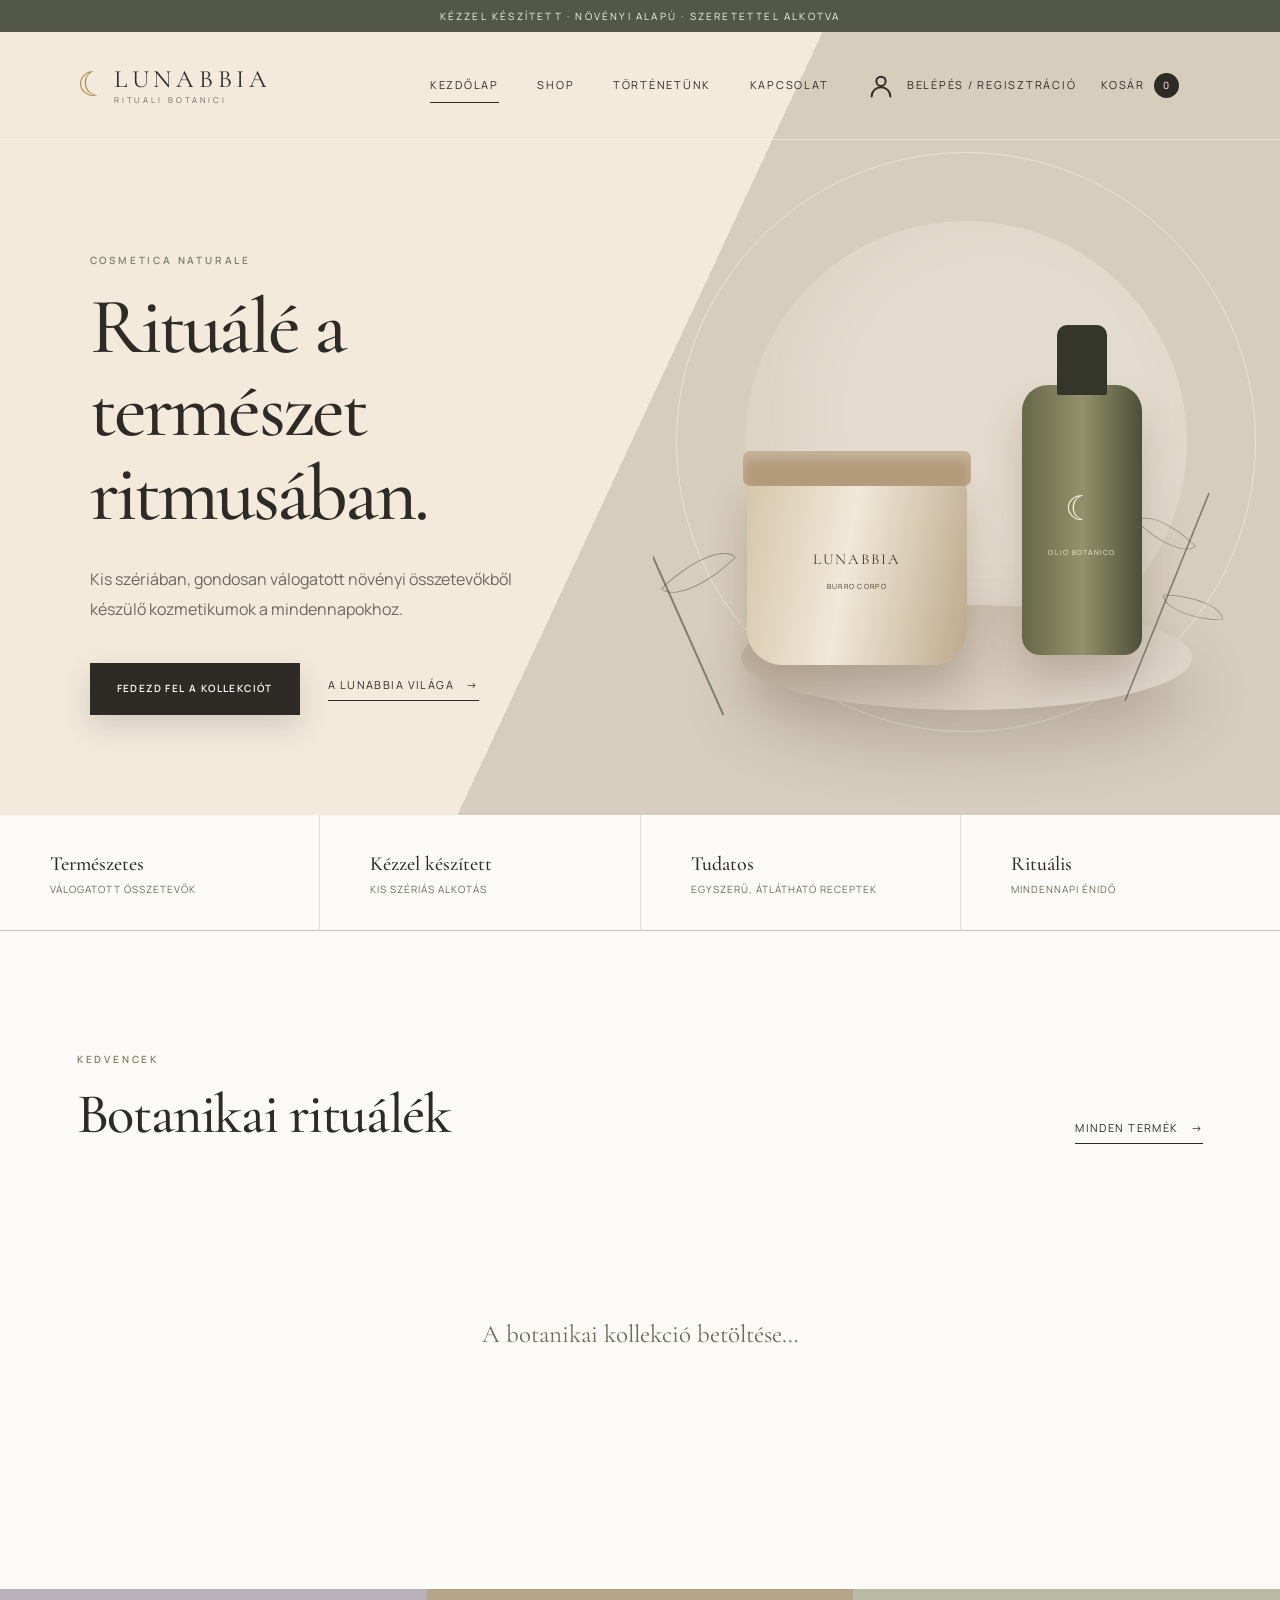
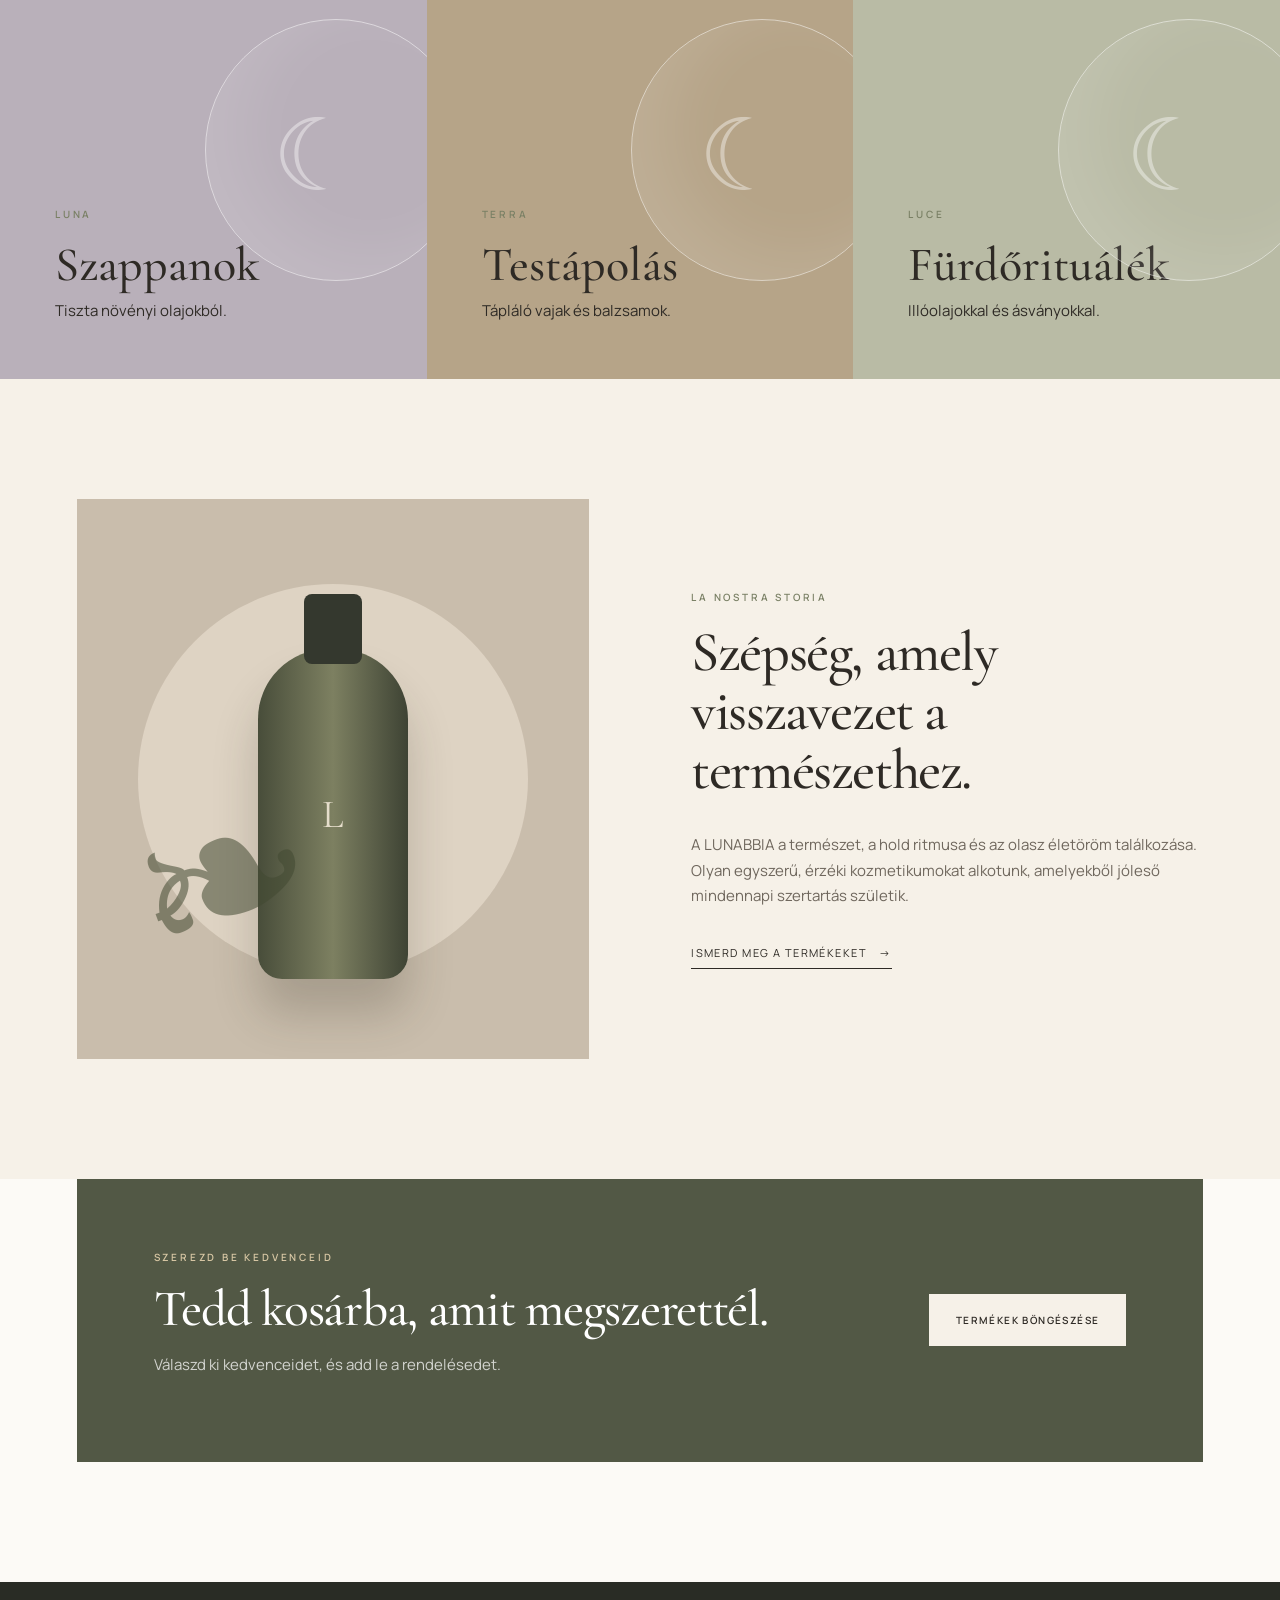
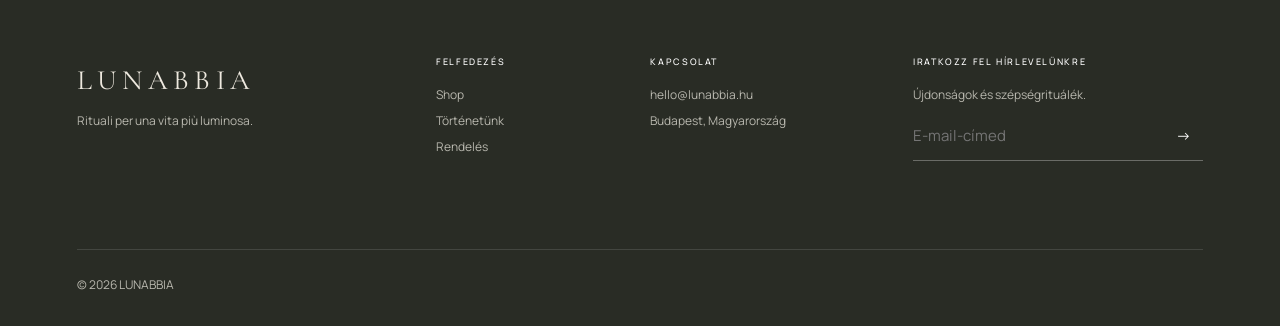
<file: frontend/index.html>
<!DOCTYPE html>
<html lang="hu">
 <head>
  <meta charset="utf-8"/>
  <meta content="width=device-width, initial-scale=1" name="viewport"/>
  <meta content="LUNABBIA – természetes, kézzel készített kozmetikumok és botanikai rituálék." name="description"/>
  <title>
   LUNABBIA | Rituali botanici
  </title>
  <link href="https://fonts.googleapis.com" rel="preconnect"/>
  <link crossorigin="" href="https://fonts.gstatic.com" rel="preconnect"/>
  <link href="https://fonts.googleapis.com/css2?family=Cormorant+Garamond:wght@400;500;600&amp;family=Manrope:wght@300;400;500;600&amp;display=swap" rel="stylesheet"/>
  <link href="assets/css/style.css" rel="stylesheet"/>
 </head>
 <body data-page="home">
  <div class="announcement">
   Kézzel készített · növényi alapú · szeretettel alkotva
  </div>
  
   
<header class="site-header">
  <a aria-label="LUNABBIA főoldal" class="brand" href="index.html">
    <span aria-hidden="true" class="brand-mark">☾</span>
    <span class="brand-name">LUNABBIA</span>
    <span class="brand-tagline">rituali botanici</span>
  </a>

  <button
    aria-controls="main-nav"
    aria-expanded="false"
    aria-label="Menü megnyitása"
    class="nav-toggle"
  >
    ☰
  </button>

  <nav aria-label="Fő navigáció" class="main-nav" id="main-nav">
    <a class="active" href="index.html">Kezdőlap</a>
    <a href="shop.html">Shop</a>
    <a href="#story">Történetünk</a>
    <a href="#contact">Kapcsolat</a>
    
    <a href="account.html"
      class="account-link"
      aria-label="Belépés vagy regisztráció">
      <svg xmlns="http://www.w3.org/2000/svg"
          width="28"
          height="28"
          viewBox="0 0 24 24"
          fill="none"
          stroke="currentColor"
          stroke-width="1.7"
          stroke-linecap="round"
          stroke-linejoin="round"
          aria-hidden="true">
        <circle cx="12" cy="8" r="4"></circle>
        <path d="M4 21a8 8 0 0 1 16 0"></path>
      </svg>
      <span class="account-link-label">BELÉPÉS / REGISZTRÁCIÓ</span>
    </a>

  </nav>

  <a aria-label="Kosár" class="cart-link" href="cart.html">
    <span>Kosár</span>
    <span aria-live="polite" class="cart-count">0</span>
  </a>
</header>


  <main>
   <section class="hero">
    <div class="hero-copy reveal">
     <p class="eyebrow">
      Cosmetica naturale
     </p>
     <h1>
      Rituálé a természet ritmusában.
     </h1>
     <p class="hero-lead">
      Kis szériában, gondosan válogatott növényi összetevőkből készülő kozmetikumok a mindennapokhoz.
     </p>
     <div class="hero-actions">
      <a class="button button--primary" href="shop.html">
       Fedezd fel a kollekciót
      </a>
      <a class="text-link" href="#story">
       A LUNABBIA világa
       <span>
        →
       </span>
      </a>
     </div>
    </div>
    <div aria-label="LUNABBIA botanikai kozmetikumok hangulatképe" class="hero-art">
     <span class="moon-orbit">
     </span>
     <span class="leaf leaf--one">
     </span>
     <span class="leaf leaf--two">
     </span>
     <div class="product-shape product-shape--jar">
      <span>
       LUNABBIA
      </span>
      <small>
       BURRO CORPO
      </small>
     </div>
     <div class="product-shape product-shape--bottle">
      <span>
       ☾
      </span>
      <small>
       OLIO BOTANICO
      </small>
     </div>
     <div class="hero-stone">
     </div>
    </div>
   </section>
   <section aria-label="Fő termékjellemzők" class="trust-bar">
    <div>
     <span aria-hidden="true" class="trust-icon">
      <svg focusable="false" viewbox="0 0 48 48">
       <path d="M39 9C25 10 13 17 10 30c8 1 16-2 21-8-5 7-11 12-19 16">
       </path>
       <path d="M10 30c-1 4-1 7 0 10">
       </path>
      </svg>
     </span>
     <strong>
      Természetes
     </strong>
     <small>
      válogatott összetevők
     </small>
    </div>
    <div>
     <span aria-hidden="true" class="trust-icon">
      <svg focusable="false" viewbox="0 0 48 48">
       <path d="M15 23v-9a3 3 0 0 1 6 0v7-10a3 3 0 0 1 6 0v10-8a3 3 0 0 1 6 0v10-6a3 3 0 0 1 6 0v11c0 8-6 14-14 14h-2c-6 0-10-3-13-8l-4-7a3 3 0 0 1 5-3l4 5z">
       </path>
      </svg>
     </span>
     <strong>
      Kézzel készített
     </strong>
     <small>
      kis szériás alkotás
     </small>
    </div>
    <div>
     <span aria-hidden="true" class="trust-icon">
      <svg focusable="false" viewbox="0 0 48 48">
       <path d="M24 6c8 10 13 17 13 25a13 13 0 0 1-26 0C11 23 16 16 24 6z">
       </path>
       <path d="M17 32c2 4 5 6 9 6">
       </path>
      </svg>
     </span>
     <strong>
      Tudatos
     </strong>
     <small>
      egyszerű, átlátható receptek
     </small>
    </div>
    <div>
     <span aria-hidden="true" class="trust-icon">
      <svg focusable="false" viewbox="0 0 48 48">
       <path d="M31 7a17 17 0 1 0 10 28A18 18 0 0 1 31 7z">
       </path>
       <path d="M35 13l1.5 3.5L40 18l-3.5 1.5L35 23l-1.5-3.5L30 18l3.5-1.5z">
       </path>
      </svg>
     </span>
     <strong>
      Rituális
     </strong>
     <small>
      mindennapi énidő
     </small>
    </div>
   </section>
   <section class="section section--products">
    <div class="section-heading">
     <div>
      <p class="eyebrow">
       Kedvencek
      </p>
      <h2>
       Botanikai rituálék
      </h2>
     </div>
     <a class="text-link" href="shop.html">
      Minden termék
      <span>
       →
      </span>
     </a>
    </div>
    <div aria-live="polite" class="product-grid" id="featured-products">
    </div>
   </section>
   <section class="collection-strip">
    <a class="collection-card collection-card--luna" href="shop.html?category=Szappan">
     <span class="eyebrow">
      Luna
     </span>
     <h3>
      Szappanok
     </h3>
     <p>
      Tiszta növényi olajokból.
     </p>
    </a>
    <a class="collection-card collection-card--terra" href="shop.html?category=Testápolás">
     <span class="eyebrow">
      Terra
     </span>
     <h3>
      Testápolás
     </h3>
     <p>
      Tápláló vajak és balzsamok.
     </p>
    </a>
    <a class="collection-card collection-card--luce" href="shop.html?category=Fürdőrituálé">
     <span class="eyebrow">
      Luce
     </span>
     <h3>
      Fürdőrituálék
     </h3>
     <p>
      Illóolajokkal és ásványokkal.
     </p>
    </a>
   </section>
   <section class="story section" id="story">
    <div aria-hidden="true" class="story-art">
     <div class="story-sun">
     </div>
     <div class="story-bottle">
      L
     </div>
     <div class="story-botanical">
      ❧
     </div>
    </div>
    <div class="story-copy">
     <p class="eyebrow">
      La nostra storia
     </p>
     <h2>
      Szépség, amely visszavezet a természethez.
     </h2>
     <p>
      A LUNABBIA a természet, a hold ritmusa és az olasz életöröm találkozása. Olyan egyszerű, érzéki kozmetikumokat alkotunk, amelyekből jóleső mindennapi szertartás születik.
     </p>
     <a class="text-link" href="shop.html">
      Ismerd meg a termékeket
      <span>
       →
      </span>
     </a>
    </div>
   </section>
   <section class="quote-banner">
    <div>
     <p class="eyebrow">
      Szerezd be kedvenceid
     </p>
     <h2>
      Tedd kosárba, amit megszerettél.
     </h2>
     <p>
      Válaszd ki kedvenceidet, és add le a rendelésedet.
     </p>
    </div>
    <a class="button button--light" href="shop.html">
     Termékek böngészése
    </a>
   </section>
  </main>
  <footer class="site-footer" id="contact">
   <div class="footer-brand">
    <span class="brand-name">
     LUNABBIA
    </span>
    <p>
     Rituali per una vita più luminosa.
    </p>
   </div>
   <div>
    <h3>
     Felfedezés
    </h3>
    <a href="shop.html">
     Shop
    </a>
    <a href="#story">
     Történetünk
    </a>
    <a href="cart.html">
     Rendelés
    </a>
   </div>
   <div>
    <h3>
     Kapcsolat
    </h3>
    <a href="mailto:hello@lunabbia.hu">
     hello@lunabbia.hu
    </a>
    <p>
     Budapest, Magyarország
    </p>
   </div>
   <form class="newsletter" data-newsletter="">
    <h3>
     Iratkozz fel Hírlevelünkre
    </h3>
    <p>
     Újdonságok és szépségrituálék.
    </p>
    <label>
     <span class="sr-only">
      E-mail-cím
     </span>
     <input placeholder="E-mail-címed" required="" type="email"/>
     <button aria-label="Feliratkozás" type="submit">
      →
     </button>
    </label>
    <small data-newsletter-message="">
    </small>
   </form>
   <p class="footer-bottom">
    © 2026 LUNABBIA
   </p>
  </footer>
  <div aria-live="polite" class="toast" role="status">
  </div>
  <script src="assets/js/catalog.js">
  </script>
  <script src="assets/js/api.js">
  </script>
  <script src="assets/js/common.js">
  </script>
  <script src="assets/js/home.js">
  </script>
 </body>
</html>
</file>
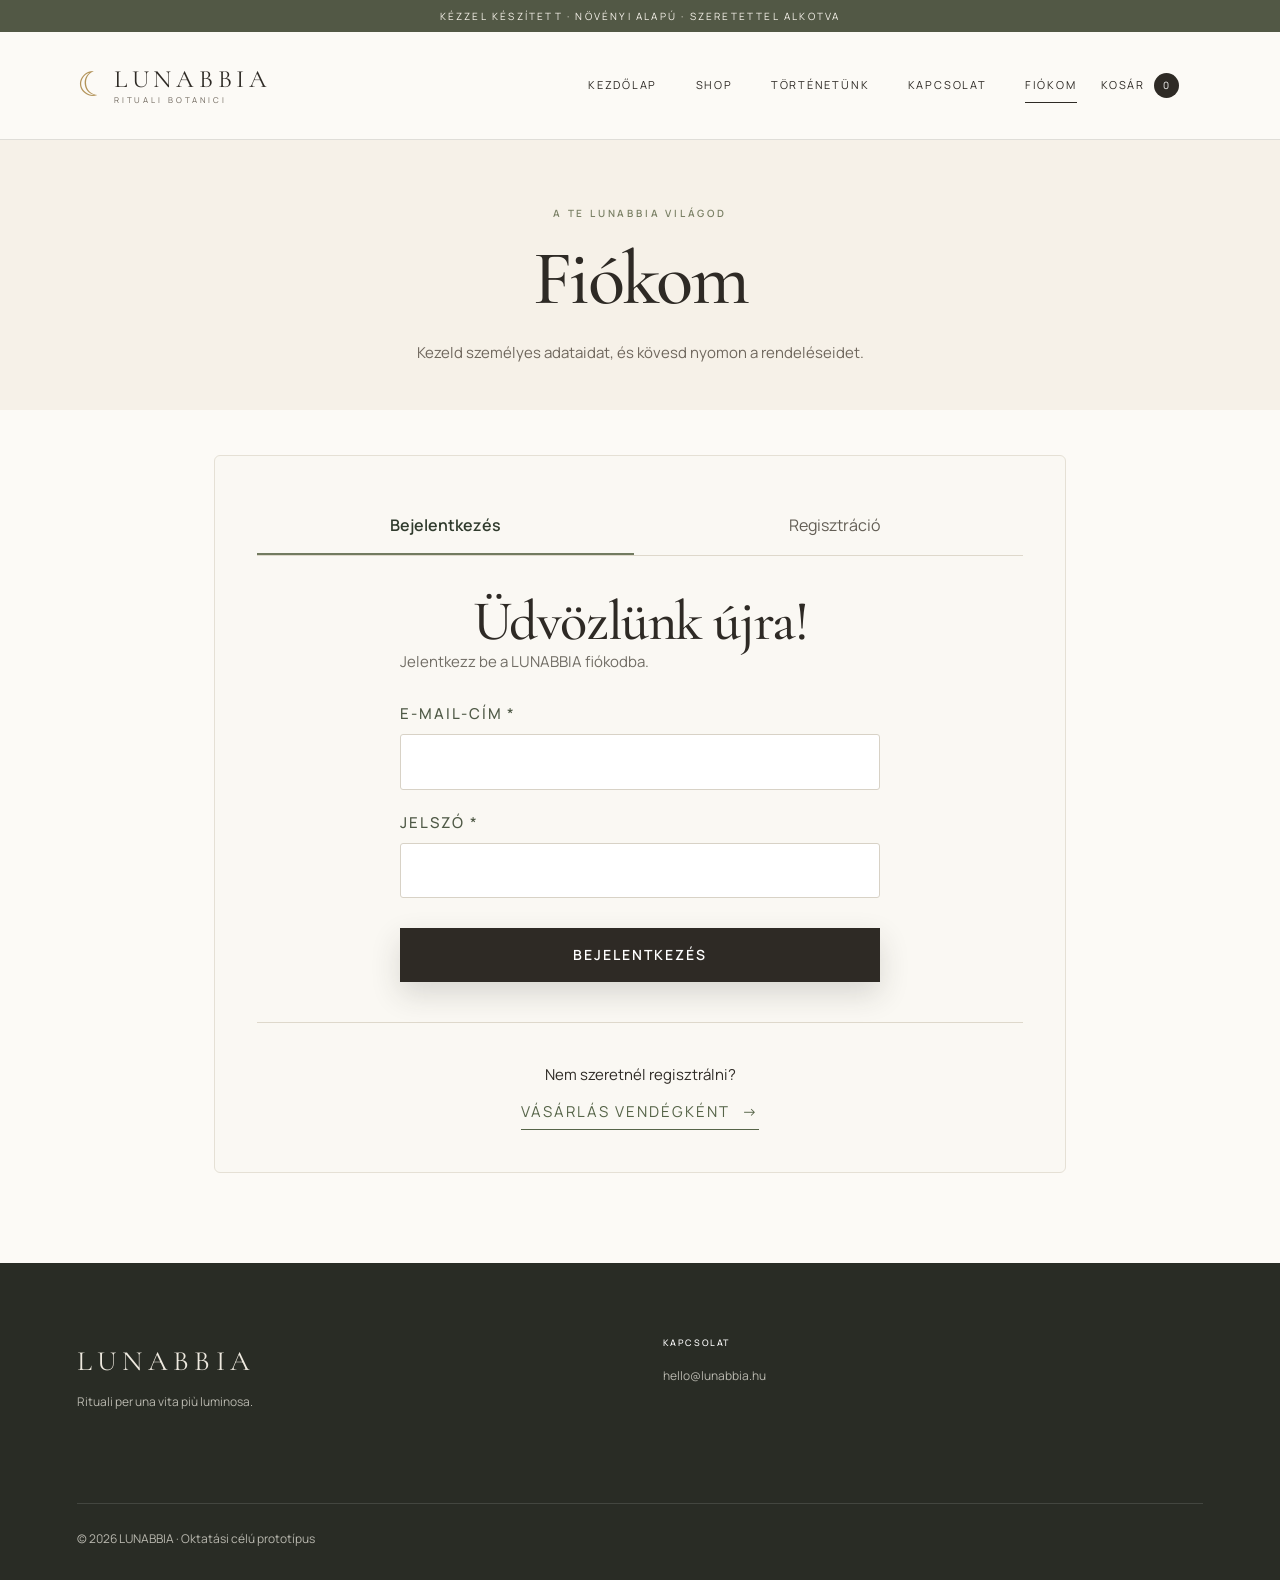
<file: frontend/account.html>
<!DOCTYPE html>
<html lang="hu">
<head>
  <meta charset="UTF-8">
  <meta name="viewport" content="width=device-width, initial-scale=1">
  <meta name="description" content="LUNABBIA vásárlói fiók, regisztráció és rendeléstörténet.">
  <title>Fiókom | LUNABBIA</title>

  <link rel="preconnect" href="https://fonts.googleapis.com">
  <link rel="preconnect" href="https://fonts.gstatic.com" crossorigin>
  <link href="https://fonts.googleapis.com/css2?family=Cormorant+Garamond:wght@400;500;600&family=Manrope:wght@300;400;500;600&display=swap" rel="stylesheet">

  <link rel="stylesheet" href="assets/css/style.css">
  <link rel="stylesheet" href="assets/css/account.css">
</head>

<body data-page="account">

  <div class="announcement">
    Kézzel készített · növényi alapú · szeretettel alkotva
  </div>

  <header class="site-header site-header--solid">
    <a href="index.html" class="brand" aria-label="LUNABBIA főoldal">
      <span class="brand-mark" aria-hidden="true">☾</span>
      <span class="brand-name">LUNABBIA</span>
      <span class="brand-tagline">rituali botanici</span>
    </a>

    <button type="button" class="nav-toggle" aria-controls="main-nav" aria-expanded="false" aria-label="Menü megnyitása">☰</button>

    <nav class="main-nav" id="main-nav" aria-label="Fő navigáció">
      <a href="index.html">Kezdőlap</a>
      <a href="shop.html">Shop</a>
      <a href="index.html#story">Történetünk</a>
      <a href="index.html#contact">Kapcsolat</a>
      <a href="account.html" class="active">Fiókom</a>
    </nav>

    <a href="cart.html" class="cart-link" aria-label="Kosár">
      <span>Kosár</span>
      <span class="cart-count" aria-live="polite">0</span>
    </a>
  </header>

  <main>
    <section class="page-hero page-hero--small account-hero">
      <p class="eyebrow">A te LUNABBIA világod</p>
      <h1>Fiókom</h1>
      <p>Kezeld személyes adataidat, és kövesd nyomon a rendeléseidet.</p>
    </section>

    <section class="section account-section">

      <div id="auth-panel" class="account-panel" hidden>
        <div class="account-tabs">
          <button type="button" class="account-tab active" id="show-login">
            Bejelentkezés
          </button>
          <button type="button" class="account-tab" id="show-register">
            Regisztráció
          </button>
        </div>

        <form id="login-form" class="account-form">
          <h2>Üdvözlünk újra!</h2>
          <p class="form-intro">
            Jelentkezz be a LUNABBIA fiókodba.
          </p>

          <label class="form-field">
            <span>E-mail-cím *</span>
            <input type="email" name="email" autocomplete="email" required>
          </label>

          <label class="form-field">
            <span>Jelszó *</span>
            <input type="password" name="password" autocomplete="current-password" required>
          </label>

          <button type="submit" class="button button--primary button--wide">
            Bejelentkezés
          </button>

          <p class="form-error" id="login-error" role="alert"></p>
        </form>

        <form id="register-form" class="account-form" hidden>
          <h2>Csatlakozz hozzánk!</h2>
          <p class="form-intro">
            Hozd létre saját fiókodat, és tekintsd meg rendeléseidet egy helyen.
          </p>

          <label class="form-field">
            <span>Teljes név *</span>
            <input type="text" name="name" autocomplete="name" maxlength="160" required>
          </label>

          <label class="form-field">
            <span>E-mail-cím *</span>
            <input type="email" name="email" autocomplete="email" maxlength="190" required>
          </label>

          <label class="form-field">
            <span>Jelszó *</span>
            <input type="password" name="password" autocomplete="new-password" minlength="8" required>
          </label>

          <label class="form-field">
            <span>Jelszó megerősítése *</span>
            <input type="password" name="password_confirmation" autocomplete="new-password" minlength="8" required>
          </label>

          <p class="form-intro">
            A jelszónak legalább 8 karakterből kell állnia,
            és betűt, valamint számot is tartalmaznia kell.
          </p>

          <button type="submit" class="button button--primary button--wide">
            Regisztráció
          </button>

          <p class="form-error" id="register-error" role="alert"></p>
        </form>

        <div class="account-guest">
          <p>Nem szeretnél regisztrálni?</p>
          <a href="cart.html" class="text-link">
            Vásárlás vendégként <span>→</span>
          </a>
        </div>
      </div>

      <div id="profile-panel" class="account-panel" hidden>
        <div class="account-profile-heading">
          <div>
            <p class="eyebrow">Személyes fiókod</p>
            <h2 id="account-welcome">Üdvözlünk!</h2>
          </div>

          <button type="button" id="logout-button" class="button">
            Kijelentkezés
          </button>
        </div>

        <div class="account-details">
          <h3>Profiladataim</h3>
          <p><strong>Név:</strong> <span id="account-name"></span></p>
          <p><strong>E-mail:</strong> <span id="account-email"></span></p>
        </div>

        <div class="account-shipping">
          <h3>Szállítási adataim</h3>

          <p class="form-intro">
            Mentsd el szállítási adataidat, hogy a következő rendelésed még egyszerűbb legyen.
          </p>

          <form id="shipping-form" class="shipping-form">

            <label class="form-field">
              <span>Telefonszám</span>
              <input type="tel" id="shipping-phone" name="phone" autocomplete="tel" maxlength="40" placeholder="+36 30 123 4567">
            </label>

            <div class="shipping-address-row">

              <label class="form-field">
                <span>Irányítószám</span>
                <input type="text" id="shipping-postal-code" name="postal_code" autocomplete="shipping postal-code" maxlength="20" placeholder="1181">
              </label>

              <label class="form-field">
                <span>Város</span>
                <input type="text" id="shipping-city" name="city" autocomplete="shipping address-level2" maxlength="100" placeholder="Budapest">
              </label>

            </div>

            <label class="form-field">
              <span>Utca, házszám</span>
              <input type="text" id="shipping-street-address" name="street_address" autocomplete="shipping address-line1" maxlength="150" placeholder="Minta utca 12.">
            </label>

            <label class="form-field">
              <span>Emelet, ajtó (opcionális)</span>
              <input type="text" id="shipping-address-extra" name="address_extra" autocomplete="shipping address-line2" maxlength="100" placeholder="2. emelet, 5. ajtó">
            </label>

            <button type="submit" id="shipping-save-button" class="button button--primary" disabled>
              Adatok mentése
            </button>

            <p id="shipping-success" class="form-success" role="status" aria-live="polite"></p>
            <p id="shipping-error" class="form-error" role="alert"></p>

          </form>
        </div>

        <div class="account-orders">
          <h3>Korábbi rendeléseim</h3>
          <p class="form-intro">
            Itt láthatod a fiókodhoz kapcsolódó rendeléseket.
          </p>

          <div id="account-orders-list"></div>

          <p id="account-orders-empty" hidden>
            Még nincs rendelésed.
          </p>
        </div>
      </div>

      <p class="form-error" id="account-error" role="alert"></p>
    </section>
  </main>

  <footer class="site-footer site-footer--compact">
    <div class="footer-brand">
      <span class="brand-name">LUNABBIA</span>
      <p>Rituali per una vita più luminosa.</p>
    </div>

    <div>
      <h3>Kapcsolat</h3>
      <a href="mailto:hello@lunabbia.hu">hello@lunabbia.hu</a>
    </div>

    <p class="footer-bottom">
      © 2026 LUNABBIA · Oktatási célú prototípus
    </p>
  </footer>

  <div class="toast" role="status" aria-live="polite"></div>

  <script src="assets/js/common.js"></script>
  <script src="assets/js/account.js"></script>
</body>
</html>
</file>
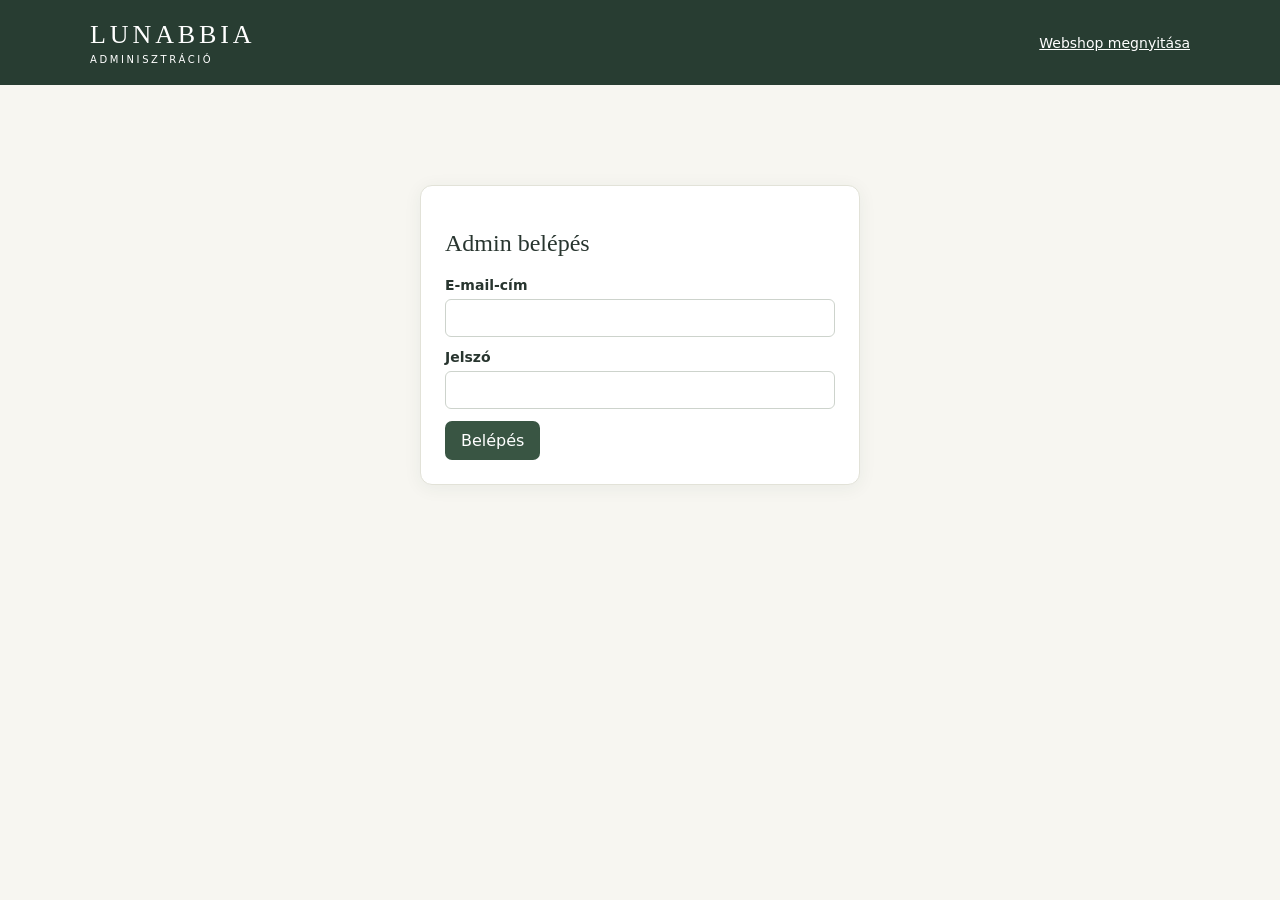
<file: frontend/admin.html>
<!DOCTYPE html>
<html lang="hu">
 <head>
  <meta charset="utf-8"/>
  <meta content="width=device-width, initial-scale=1" name="viewport"/>
  <title>
   LUNABBIA – Adminisztráció
  </title>
  <link href="assets/css/admin.css" rel="stylesheet"/>
 </head>
 <body>
  <header>
   <div class="brand">
    LUNABBIA
    <small>
     ADMINISZTRÁCIÓ
    </small>
   </div>
   <a href="index.html">
    Webshop megnyitása
   </a>
  </header>
  <main>
   <section class="panel" hidden="" id="login-panel">
    <h1>
     Admin belépés
    </h1>
    <form id="login-form">
     <label>
      E-mail-cím
      <input autocomplete="username" name="email" required="" type="email"/>
     </label>
     <label>
      Jelszó
      <input autocomplete="current-password" name="password" required="" type="password"/>
     </label>
     <button>
      Belépés
     </button>
    </form>
   </section>
   <section hidden="" id="dashboard">
    <div class="top">
     <h1>
      Webshop kezelése
     </h1>
     <button class="muted" id="logout">
      Kijelentkezés
     </button>
    </div>
    <nav class="tabs">
     <button class="selected" data-tab="products">
      Termékek
     </button>
     <button data-tab="categories">
      Kategóriák
     </button>
     <button data-tab="orders">
      Rendelések
     </button>
    </nav>
    <div class="panel tab" id="products">
     <div class="top">
      <h2>
       Termékek
      </h2>
      <button id="add-product">
       Új termék
      </button>
     </div>
     <div class="scroll">
      <table>
       <thead>
        <tr>
         <th>
          Termék
         </th>
         <th>
          Ár
         </th>
         <th>
          Készlet
         </th>
         <th>
          Aktív
         </th>
         <th>
          Műveletek
         </th>
        </tr>
       </thead>
       <tbody id="products-body">
       </tbody>
      </table>
     </div>
     <div class="paging">
      <button class="muted" id="prev-products">
       Előző
      </button>
      <span id="page-info">
      </span>
      <button class="muted" id="next-products">
       Következő
      </button>
     </div>
     <form class="edit" hidden="" id="product-form">
      <h3 id="product-form-title">
       Termék
      </h3>
      <input name="id" type="hidden"/>
      <div class="fields">
       <label>
        Név
        <input maxlength="160" name="name" required=""/>
       </label>
       <label>
        URL-azonosító (slug)
        <input maxlength="180" name="slug" required=""/>
       </label>
       <label>
        Kategória
        <select name="category_id" required="">
        </select>
       </label>
       <label>
        Ár (Ft)
        <input max="10000000" min="0" name="price" required="" type="number"/>
       </label>
       <label>
        Készlet (db)
        <input max="1000000" min="0" name="stock" required="" type="number"/>
       </label>
       <label>
        Alcím
        <input name="subtitle"/>
       </label>
       <label>
        Termékkép URL
        <input name="image_url"/>
       </label>
       <label>
        Megjelenés témája
        <input name="theme" required="" value="milk"/>
       </label>
       <label>
        Szimbólum
        <input maxlength="12" name="symbol" required="" value="☾"/>
       </label>
       <label>
        Címke
        <input name="badge"/>
       </label>
       <label class="wide">
        Leírás
        <textarea name="description" rows="3"></textarea>
       </label>
      </div>
      <div class="checks">
       <label>
        <input checked="" name="active" type="checkbox"/>
        Aktív
       </label>
       <label>
        <input name="featured" type="checkbox"/>
        Kiemelt
       </label>
      </div>
      <div class="actions">
       <button type="submit">
        Mentés
       </button>
       <button class="muted" id="cancel-product" type="button">
        Mégse
       </button>
      </div>
     </form>
    </div>
    <div class="panel tab" hidden="" id="categories">
     <div class="top">
      <h2>
       Kategóriák
      </h2>
      <button id="add-category">
       Új kategória
      </button>
     </div>
     <div class="scroll">
      <table>
       <thead>
        <tr>
         <th>
          Név
         </th>
         <th>
          Slug
         </th>
         <th>
          Termékek
         </th>
         <th>
          Műveletek
         </th>
        </tr>
       </thead>
       <tbody id="categories-body">
       </tbody>
      </table>
     </div>
     <form class="edit" hidden="" id="category-form">
      <h3>
       Kategória
      </h3>
      <input name="id" type="hidden"/>
      <div class="fields">
       <label>
        Név
        <input maxlength="100" name="name" required=""/>
       </label>
       <label>
        Slug
        <input maxlength="120" name="slug" required=""/>
       </label>
      </div>
      <label>
       <input checked="" name="active" type="checkbox"/>
       Aktív
      </label>
      <div class="actions">
       <button>
        Mentés
       </button>
       <button class="muted" id="cancel-category" type="button">
        Mégse
       </button>
      </div>
     </form>
    </div>
    <div class="panel tab" hidden="" id="orders">
     <h2>
      Rendelések
     </h2>
     <div class="scroll">
      <table>
       <thead>
        <tr>
         <th>
          Rendelés
         </th>
         <th>
          Vásárló
         </th>
         <th>
            Dátum
        </th>
         <th>
          Összeg
         </th>
         <th>
          Státusz
         </th>
         <th>
          Módosítás
         </th>
        </tr>
       </thead>
       <tbody id="orders-body">
       </tbody>
      </table>
     </div>
     <div class="paging">
      <button class="muted" id="prev-orders">
       Előző
      </button>
      <span id="order-page-info">
      </span>
      <button class="muted" id="next-orders">
       Következő
      </button>
     </div>
    </div>
   </section>
   <p aria-live="polite" id="feedback" role="status">
   </p>
  </main>
  <script defer="" src="assets/js/admin.js">
  </script>
 </body>
</html>
</file>
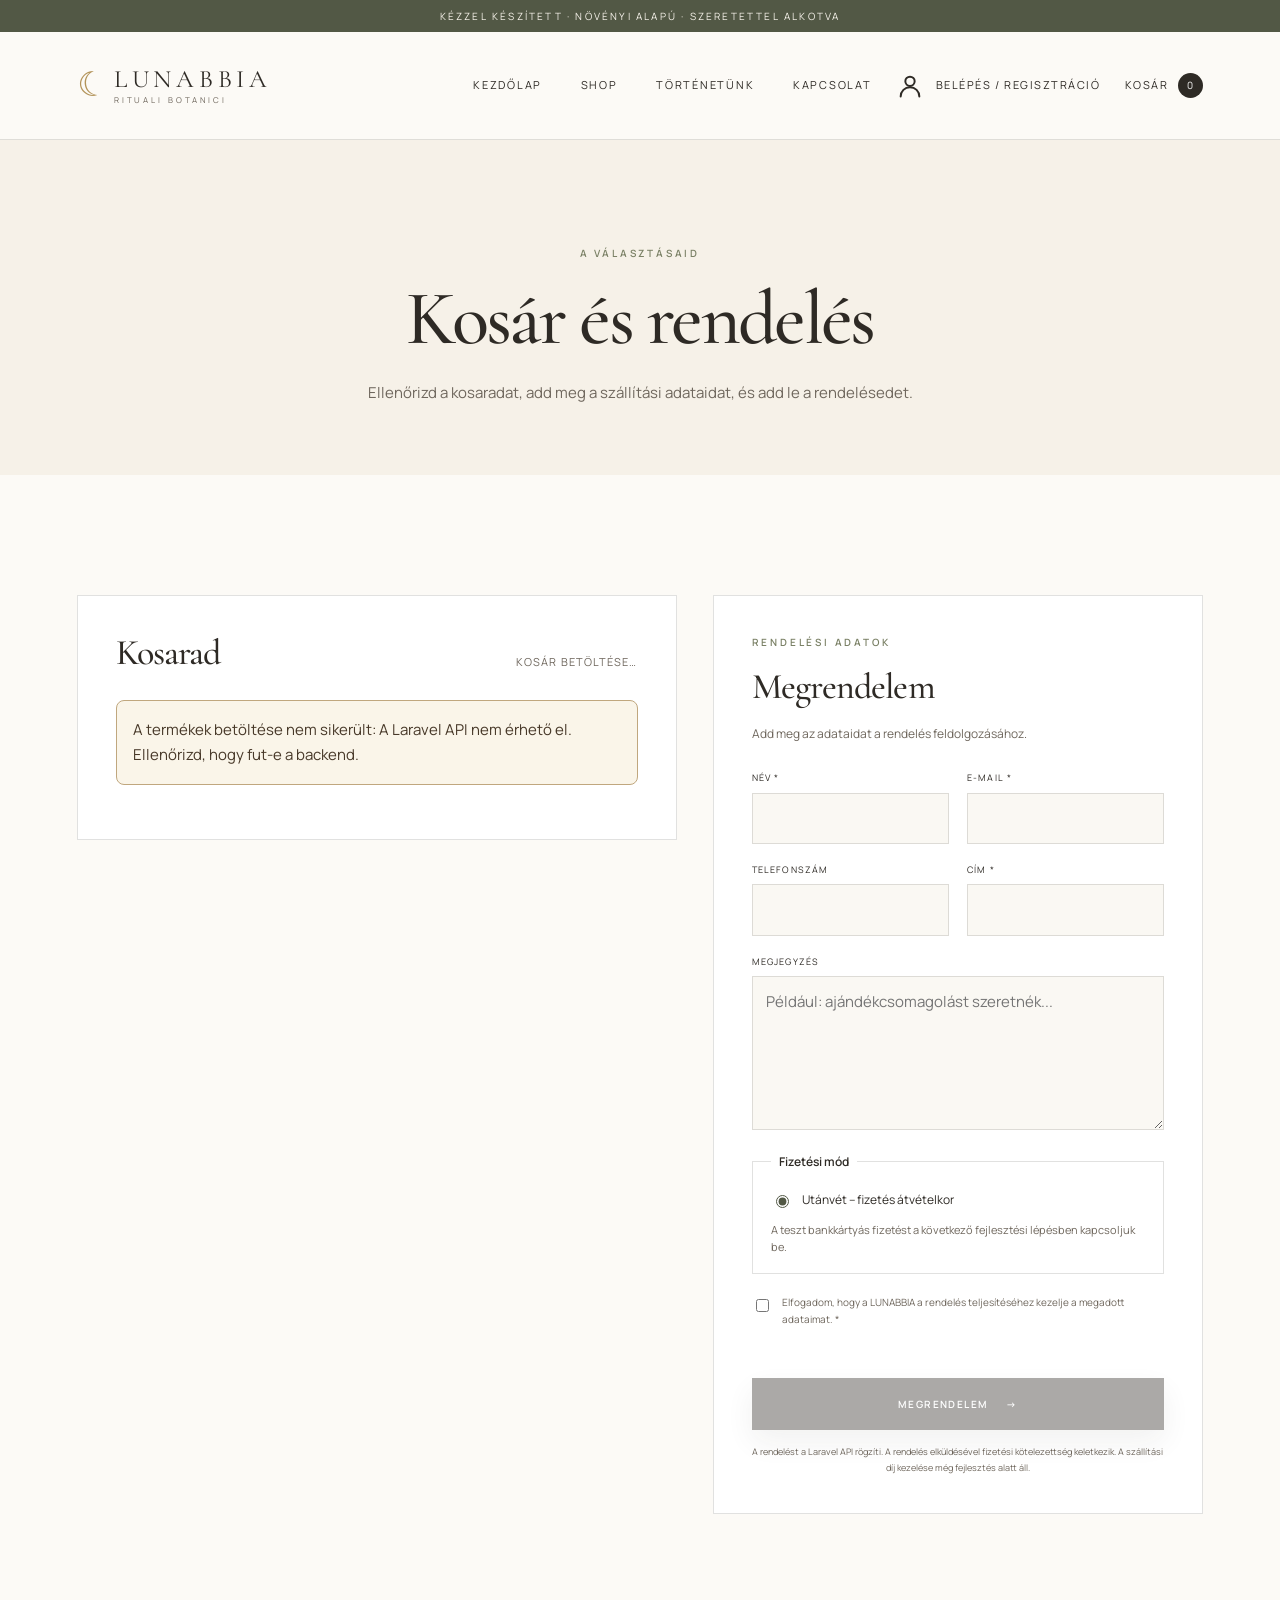
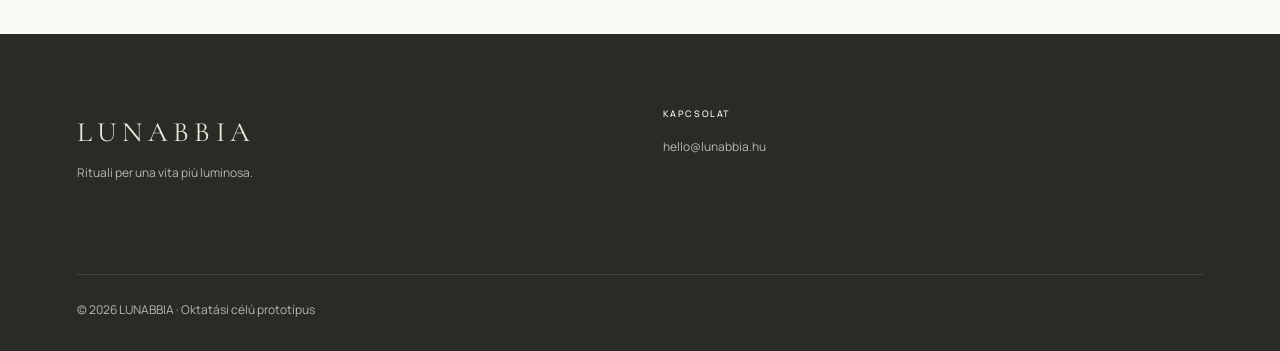
<file: frontend/cart.html>
<!DOCTYPE html>
<html lang="hu">
 <head>
  <meta charset="utf-8"/>
  <meta content="width=device-width, initial-scale=1" name="viewport"/>
  <meta content="LUNABBIA kosár és rendelésleadás." name="description"/>
  <title>
   Kosár és rendelés | LUNABBIA
  </title>
  <link href="https://fonts.googleapis.com" rel="preconnect"/>
  <link crossorigin="" href="https://fonts.gstatic.com" rel="preconnect"/>
  <link href="https://fonts.googleapis.com/css2?family=Cormorant+Garamond:wght@400;500;600&amp;family=Manrope:wght@300;400;500;600&amp;display=swap" rel="stylesheet"/>
  <link href="assets/css/style.css" rel="stylesheet"/>
 </head>
 <body data-page="cart">
  <div class="announcement">
   Kézzel készített · növényi alapú · szeretettel alkotva
  </div>
  <header class="site-header site-header--solid">
   <a class="brand" href="index.html">
    <span class="brand-mark">
     ☾
    </span>
    <span class="brand-name">
     LUNABBIA
    </span>
    <span class="brand-tagline">
     rituali botanici
    </span>
   </a>
   <button aria-controls="main-nav" aria-expanded="false" aria-label="Menü megnyitása" class="nav-toggle">
    ☰
   </button>
   <nav class="main-nav" id="main-nav">
    <a href="index.html">
     Kezdőlap
    </a>
    <a href="shop.html">
     Shop
    </a>
    <a href="index.html#story">
     Történetünk
    </a>
    <a href="index.html#contact">
     Kapcsolat
    </a>
   </nav>
   <a href="account.html" class="account-link" aria-label="Belépés vagy regisztráció">
    <svg xmlns="http://www.w3.org/2000/svg"
        width="28" height="28" viewBox="0 0 24 24"
        fill="none" stroke="currentColor" stroke-width="1.7"
        stroke-linecap="round" stroke-linejoin="round"
        aria-hidden="true">
        <circle cx="12" cy="8" r="4"></circle>
        <path d="M4 21a8 8 0 0 1 16 0"></path>
    </svg>
    <span class="account-link-label">BELÉPÉS / REGISZTRÁCIÓ</span>
    </a>
   <a class="cart-link active" href="cart.html">
    <span>
     Kosár
    </span>
    <span aria-live="polite" class="cart-count">
     0
    </span>
   </a>
  </header>
  <main>
   <section class="page-hero page-hero--small">
    <p class="eyebrow">
     A választásaid
    </p>
    <h1>
     Kosár és rendelés
    </h1>
    <p>
     Ellenőrizd a kosaradat, add meg a szállítási adataidat, és add le a rendelésedet.
    </p>
   </section>
   <section class="cart-layout section">
    <div class="cart-panel">
     <div class="panel-heading">
      <h2>
       Kosarad
      </h2>
      <span id="cart-item-label">
       Kosár betöltése…
      </span>
     </div>
     <div class="cart-notice" id="cart-notice" role="status" hidden></div>
     <div class="cart-items" id="cart-items">
     </div>
     <div class="empty-state" hidden="" id="cart-empty">
      <span>
       ☾
      </span>
      <h2>
       A kosarad még üres
      </h2>
      <p>
       Fedezd fel a LUNABBIA kollekcióját.
      </p>
      <a class="button button--primary" href="shop.html">
       Irány a shop
      </a>
     </div>
     <div class="cart-summary" id="cart-summary" hidden>
      <span>
       Termékek összesen
      </span>
      <strong id="cart-total">
       
      </strong>
     </div>
    </div>
    <form class="quote-form" id="order-form" novalidate="">
     <div class="panel-heading">
      <div>
       <p class="eyebrow">
        Rendelési adatok
       </p>
       <h2>
        Megrendelem
       </h2>
      </div>
     </div>
     <p class="form-intro">
      Add meg az adataidat a rendelés feldolgozásához.
     </p>
     <div class="form-grid">
      <label class="form-field">
       <span>
        Név *
       </span>
       <input autocomplete="name" name="name" required=""/>
      </label>
      <label class="form-field">
       <span>
        E-mail *
       </span>
       <input autocomplete="email" name="email" required="" type="email"/>
      </label>
      <label class="form-field">
       <span>
        Telefonszám
       </span>
       <input autocomplete="tel" name="phone" type="tel"/>
      </label>
      <label class="form-field">
       <span>
        Cím *
       </span>
       <input autocomplete="street-address" name="address" required=""/>
      </label>
      <label class="form-field form-field--full">
       <span>
        Megjegyzés
       </span>
       <textarea name="message" placeholder="Például: ajándékcsomagolást szeretnék..." rows="5"></textarea>
      </label>
     </div>
     <fieldset class="payment-methods">
      <legend>Fizetési mód</legend>
      <label class="payment-option">
       <input type="radio" name="payment_method" value="cash_on_delivery" checked required/>
       <span>Utánvét – fizetés átvételkor</span>
      </label>
      <p class="payment-hint">A teszt bankkártyás fizetést a következő fejlesztési lépésben kapcsoljuk be.</p>
     </fieldset>
     <label class="check-field">
      <input name="privacy" required="" type="checkbox"/>
      <span>
       Elfogadom, hogy a LUNABBIA a rendelés teljesítéséhez kezelje a megadott adataimat. *
      </span>
     </label>
     <p class="form-error" id="form-error" role="alert">
     </p>
     <button class="button button--primary button--wide" type="submit" disabled>
      <span class="submit-label">Megrendelem</span>
      <span>
       →
      </span>
     </button>
     <small class="form-note">
      A rendelést a Laravel API rögzíti. A rendelés elküldésével fizetési kötelezettség keletkezik. A szállítási díj kezelése még fejlesztés alatt áll.
     </small>
    </form>
   </section>
  </main>
  <dialog class="success-dialog" id="success-dialog">
   <button aria-label="Bezárás" class="dialog-close">
    ×
   </button>
   <span class="success-mark">
    ✓
   </span>
   <h2 id="success-title">
    Köszönjük a rendelésedet!
   </h2>
   <p id="success-message">
    Rendelésedet sikeresen rögzítettük.
   </p>
   <p class="request-number" id="request-number">
   </p>
   <a class="button button--primary" href="shop.html">
    Tovább a termékekhez
   </a>
  </dialog>
  <footer class="site-footer site-footer--compact">
   <div class="footer-brand">
    <span class="brand-name">
     LUNABBIA
    </span>
    <p>
     Rituali per una vita più luminosa.
    </p>
   </div>
   <div>
    <h3>
     Kapcsolat
    </h3>
    <a href="mailto:hello@lunabbia.hu">
     hello@lunabbia.hu
    </a>
   </div>
   <p class="footer-bottom">
    © 2026 LUNABBIA · Oktatási célú prototípus
   </p>
  </footer>
  <div aria-live="polite" class="toast" role="status">
  </div>
  <script src="assets/js/catalog.js">
  </script>
  <script src="assets/js/api.js">
  </script>
  <script src="assets/js/common.js">
  </script>
  <script src="assets/js/cart.js">
  </script>
 </body>
</html>
</file>
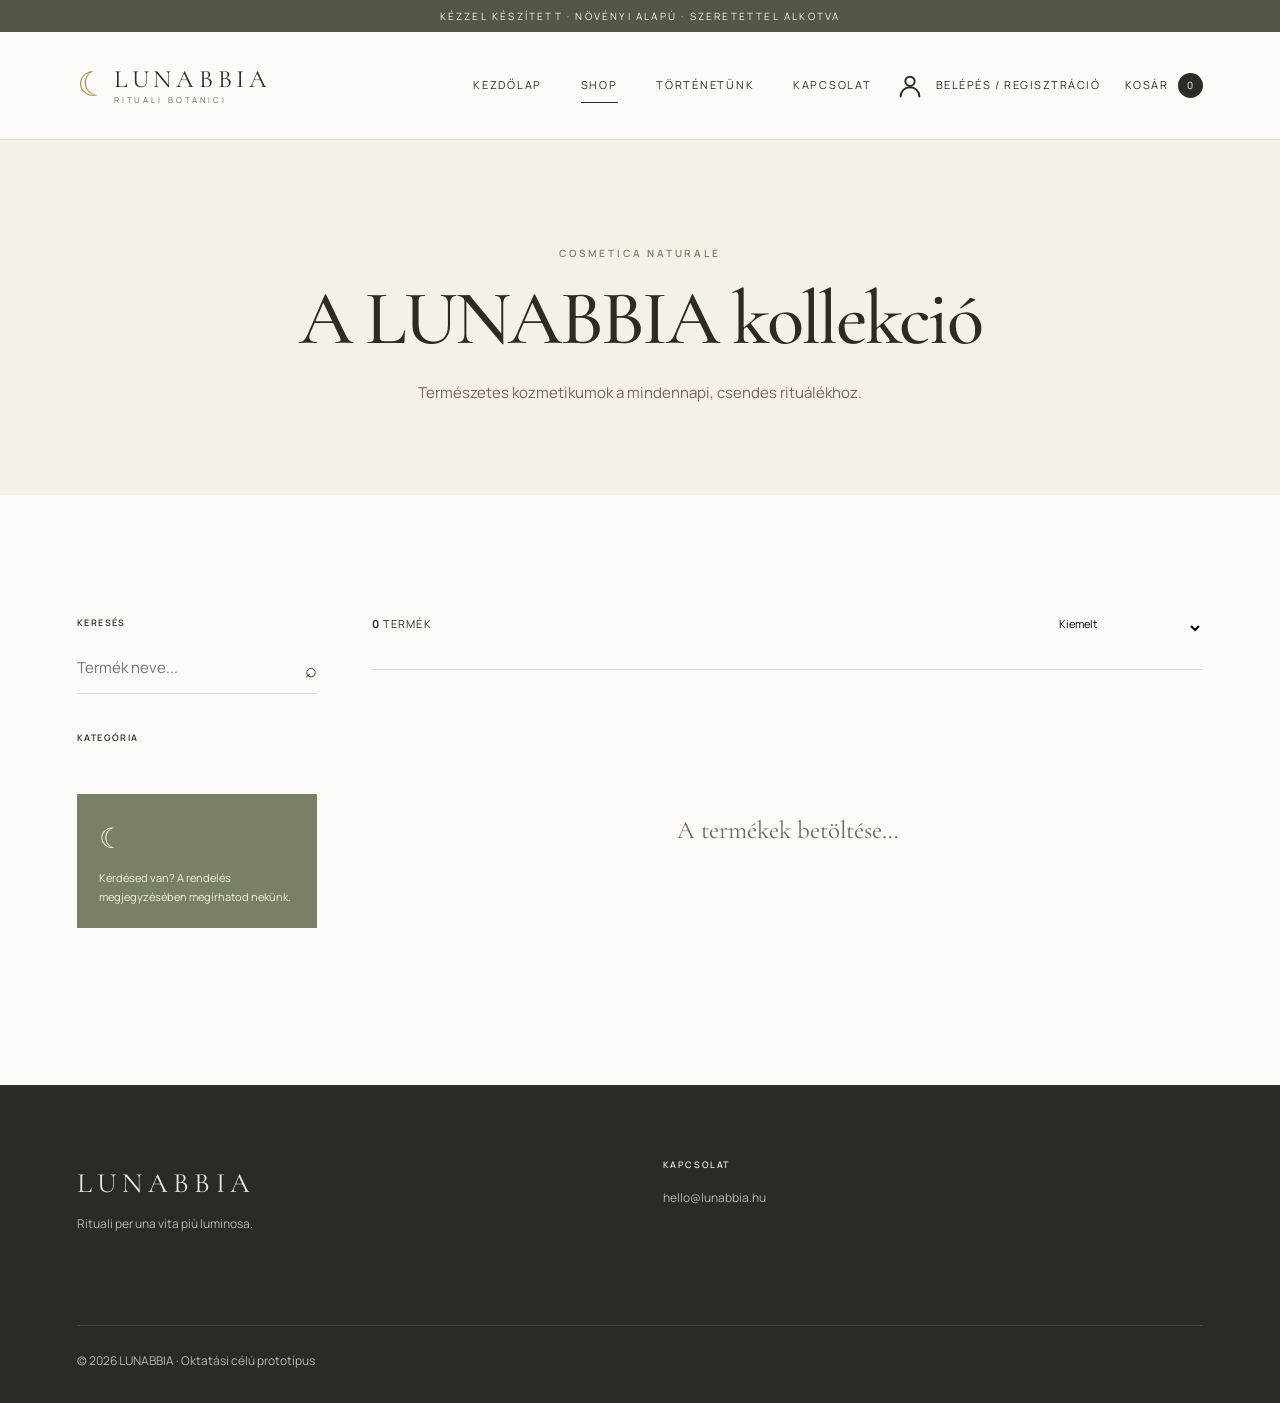
<file: frontend/shop.html>
<!DOCTYPE html>
<html lang="hu">
 <head>
  <meta charset="utf-8"/>
  <meta content="width=device-width, initial-scale=1" name="viewport"/>
  <meta content="Fedezd fel a LUNABBIA természetes kozmetikumait." name="description"/>
  <title>
   Shop | LUNABBIA
  </title>
  <link href="https://fonts.googleapis.com" rel="preconnect"/>
  <link crossorigin="" href="https://fonts.gstatic.com" rel="preconnect"/>
  <link href="https://fonts.googleapis.com/css2?family=Cormorant+Garamond:wght@400;500;600&amp;family=Manrope:wght@300;400;500;600&amp;display=swap" rel="stylesheet"/>
  <link href="assets/css/style.css" rel="stylesheet"/>
 </head>
 <body data-page="shop">
  <div class="announcement">
   Kézzel készített · növényi alapú · szeretettel alkotva
  </div>
  <header class="site-header site-header--solid">
   <a class="brand" href="index.html">
    <span class="brand-mark">
     ☾
    </span>
    <span class="brand-name">
     LUNABBIA
    </span>
    <span class="brand-tagline">
     rituali botanici
    </span>
   </a>
   <button aria-controls="main-nav" aria-expanded="false" aria-label="Menü megnyitása" class="nav-toggle">
    ☰
   </button>
   <nav class="main-nav" id="main-nav">
    <a href="index.html">
     Kezdőlap
    </a>
    <a class="active" href="shop.html">
     Shop
    </a>
    <a href="index.html#story">
     Történetünk
    </a>
    <a href="index.html#contact">
     Kapcsolat
    </a>
   </nav>
   
    <a href="account.html"
    class="account-link"
    aria-label="Belépés vagy regisztráció">
    <svg xmlns="http://www.w3.org/2000/svg"
        width="28"
        height="28"
        viewBox="0 0 24 24"
        fill="none"
        stroke="currentColor"
        stroke-width="1.7"
        stroke-linecap="round"
        stroke-linejoin="round"
        aria-hidden="true">
        <circle cx="12" cy="8" r="4"></circle>
        <path d="M4 21a8 8 0 0 1 16 0"></path>
    </svg>
    <span class="account-link-label">BELÉPÉS / REGISZTRÁCIÓ</span>
    </a>

   <a class="cart-link" href="cart.html">
    <span>
     Kosár
    </span>
    <span aria-live="polite" class="cart-count">
     0
    </span>
   </a>
  </header>
  <main>
   <section class="page-hero">
    <p class="eyebrow">
     Cosmetica naturale
    </p>
    <h1>
     A LUNABBIA kollekció
    </h1>
    <p>
     Természetes kozmetikumok a mindennapi, csendes rituálékhoz.
    </p>
   </section>
   <section class="shop-layout section">
    <aside class="shop-sidebar">
     <div class="filter-block">
      <label for="product-search">
       Keresés
      </label>
      <div class="search-field">
       <input id="product-search" placeholder="Termék neve..." type="search"/>
       <span>
        ⌕
       </span>
      </div>
     </div>
     <div class="filter-block">
      <p class="filter-title">
       Kategória
      </p>
      <div class="category-filters" id="category-filters">
      </div>
     </div>
     <div class="shop-note">
      <span>
       ☾
      </span>
      <p>
       Kérdésed van? A rendelés megjegyzésében megírhatod nekünk.
      </p>
     </div>
    </aside>
    <div class="shop-results">
     <div class="results-toolbar">
      <p>
       <strong id="result-count">
        0
       </strong>
       termék
      </p>
      <select aria-label="Termékek rendezése" id="sort-products">
       <option value="featured">
        Kiemelt
       </option>
       <option value="price-asc">
        Ár szerint növekvő
       </option>
       <option value="price-desc">
        Ár szerint csökkenő
       </option>
       <option value="name">
        Név szerint
       </option>
      </select>
     </div>
     <div aria-live="polite" class="product-grid product-grid--shop" id="shop-products">
     </div>
     <div class="empty-state" hidden="" id="empty-products">
      <span>
       ☾
      </span>
      <h2>
       Nincs találat
      </h2>
      <p>
       Próbálj más keresést vagy kategóriát.
      </p>
     </div>
    </div>
   </section>
  </main>
  <footer class="site-footer site-footer--compact">
   <div class="footer-brand">
    <span class="brand-name">
     LUNABBIA
    </span>
    <p>
     Rituali per una vita più luminosa.
    </p>
   </div>
   <div>
    <h3>
     Kapcsolat
    </h3>
    <a href="mailto:hello@lunabbia.hu">
     hello@lunabbia.hu
    </a>
   </div>
   <p class="footer-bottom">
    © 2026 LUNABBIA · Oktatási célú prototípus
   </p>
  </footer>
  <div aria-live="polite" class="toast" role="status">
  </div>
  <script src="assets/js/catalog.js">
  </script>
  <script src="assets/js/api.js">
  </script>
  <script src="assets/js/common.js">
  </script>
  <script src="assets/js/shop.js">
  </script>
 </body>
</html>
</file>
<file: frontend/assets/css/style.css>
:root  {
  --ink: #2e2a25;
  --muted: #6f675d;
  --cream: #f6f1e8;
  --paper: #fcfaf6;
  --sand: #e7dccb;
  --sage: #7a8065;
  --olive: #525845;
  --rose: #c8a89c;
  --gold: #b39359;
  --white: #fff;
  --line: rgba(46, 42, 37, .14);
  --shadow: 0 20px 60px rgba(60, 48, 35, .1);
  --serif: "Cormorant Garamond", Georgia, serif;
  --sans: "Manrope", Arial, sans-serif;
}
*  {
  box-sizing: border-box;
}
html  {
  scroll-behavior: smooth;
}
body  {
  margin: 0;
  color: var(--ink);
  background: var(--paper);
  font-family: var(--sans);
  font-size: 15px;
  line-height: 1.7;
}
a  {
  color: inherit;
  text-decoration: none;
}
button, input, textarea, select  {
  font: inherit;
}
button, a  {
  -webkit-tap-highlight-color: transparent;
}
.sr-only  {
  position: absolute;
  width: 1px;
  height: 1px;
  padding: 0;
  margin: -1px;
  overflow: hidden;
  clip: rect(0,0,0,0);
  white-space: nowrap;
  border: 0;
}
.announcement  {
  min-height: 32px;
  display: grid;
  place-items: center;
  padding: 6px 20px;
  color: #f8f4ec;
  background: var(--olive);
  font-size: 10px;
  text-transform: uppercase;
  letter-spacing: .22em;
  text-align: center;
}
.site-header  {
  height: 108px;
  padding: 0 clamp(24px, 6vw, 88px);
  display: grid;
  grid-template-columns: minmax(0, 1fr) auto auto auto;
  column-gap: 24px;
  align-items: center;
  border-bottom: 1px solid rgba(255,255,255,.4);
  position: absolute;
  top: 32px;
  left: 0;
  right: 0;
  z-index: 20;
}
.site-header--solid  {
  position: relative;
  top: 0;
  background: var(--paper);
  border-bottom-color: var(--line);
}
.brand  {
  justify-self: start;
  display: grid;
  grid-template-columns: auto auto;
  align-items: center;
  column-gap: 7px;
  line-height: 1;
}
.brand-mark  {
  grid-row: 1 / 3;
  font-family: var(--serif);
  font-size: 34px;
  color: var(--gold);
  transform: rotate(-8deg);
}
.brand-name  {
  font-family: var(--serif);
  font-size: 25px;
  letter-spacing: .19em;
}
.brand-tagline  {
  margin-top: 4px;
  font-size: 8px;
  text-transform: uppercase;
  letter-spacing: .36em;
  color: var(--muted);
}
.main-nav  {
  display: flex;
  gap: clamp(22px, 3vw, 44px);
  align-items: center;
}
.main-nav a  {
  position: relative;
  font-size: 11px;
  text-transform: uppercase;
  letter-spacing: .16em;
}
.main-nav a::after  {
  content: "";
  position: absolute;
  height: 1px;
  left: 0;
  right: 100%;
  bottom: -8px;
  background: var(--ink);
  transition: right .25s ease;
}
.main-nav a:hover::after, .main-nav a.active::after  {
  right: 0;
}
.cart-link  {
  justify-self: end;
  display: flex;
  gap: 10px;
  align-items: center;
  font-size: 11px;
  text-transform: uppercase;
  letter-spacing: .14em;
}
.cart-count  {
  display: grid;
  place-items: center;
  width: 25px;
  height: 25px;
  color: var(--white);
  background: var(--ink);
  border-radius: 50%;
  font-size: 10px;
}
.nav-toggle  {
  display: none;
  border: 0;
  background: transparent;
  font-size: 25px;
}
.hero  {
  min-height: 760px;
  display: grid;
  grid-template-columns: 1.02fr .98fr;
  background: linear-gradient(115deg, #f3eadc 0 50%, #d7cdbc 50%);
  overflow: hidden;
}
.hero-copy  {
  padding: 220px clamp(36px, 7vw, 110px) 100px;
  align-self: center;
  max-width: 760px;
}
.eyebrow  {
  margin: 0 0 17px;
  color: var(--sage);
  font-size: 10px;
  font-weight: 600;
  text-transform: uppercase;
  letter-spacing: .28em;
}
h1, h2, h3  {
  font-family: var(--serif);
  font-weight: 500;
  line-height: 1.05;
}
h1  {
  margin: 0 0 28px;
  font-size: clamp(58px, 6.2vw, 96px);
  letter-spacing: -.035em;
}
h2  {
  margin: 0;
  font-size: clamp(42px, 4.4vw, 66px);
  letter-spacing: -.025em;
}
.hero-lead  {
  max-width: 570px;
  margin: 0 0 38px;
  color: var(--muted);
  font-size: 16px;
  line-height: 1.9;
}
.hero-actions  {
  display: flex;
  flex-wrap: wrap;
  align-items: center;
  gap: 28px;
}
.button  {
  min-height: 52px;
  padding: 14px 26px;
  border: 1px solid transparent;
  display: inline-flex;
  align-items: center;
  justify-content: center;
  gap: 18px;
  cursor: pointer;
  text-transform: uppercase;
  letter-spacing: .14em;
  font-size: 10px;
  font-weight: 600;
  transition: transform .25s, background .25s, box-shadow .25s;
}
.button:hover  {
  transform: translateY(-2px);
}
.button--primary  {
  color: var(--white);
  background: var(--ink);
  box-shadow: 0 12px 30px rgba(46,42,37,.16);
}
.button--primary:hover  {
  background: var(--olive);
}
.button--light  {
  color: var(--ink);
  background: var(--cream);
}
.button--wide  {
  width: 100%;
}
.button:disabled  {
  opacity: .4;
  cursor: not-allowed;
  transform: none;
}
.text-link  {
  display: inline-flex;
  align-items: center;
  gap: 12px;
  padding-bottom: 5px;
  border-bottom: 1px solid currentColor;
  font-size: 11px;
  text-transform: uppercase;
  letter-spacing: .13em;
}
.text-link span  {
  transition: transform .2s;
}
.text-link:hover span  {
  transform: translateX(4px);
}
.hero-art  {
  position: relative;
  min-height: 620px;
  overflow: hidden;
}
.moon-orbit  {
  position: absolute;
  width: 580px;
  height: 580px;
  border: 1px solid rgba(255,255,255,.45);
  border-radius: 50%;
  top: 120px;
  left: 50%;
  transform: translateX(-50%);
}
.moon-orbit::before  {
  content: "";
  position: absolute;
  inset: 68px;
  border-radius: 50%;
  background: rgba(248,244,236,.36);
  box-shadow: inset 30px -30px 80px rgba(111,92,66,.08);
}
.hero-stone  {
  position: absolute;
  width: 72%;
  height: 105px;
  left: 14%;
  bottom: 105px;
  background: linear-gradient(155deg, #c0b09c, #e3dbd0);
  border-radius: 50%;
  filter: drop-shadow(0 35px 30px rgba(66,52,38,.2));
}
.product-shape  {
  position: absolute;
  z-index: 2;
  display: flex;
  flex-direction: column;
  align-items: center;
  justify-content: center;
  color: #443c33;
  box-shadow: 0 25px 40px rgba(68,52,36,.2);
}
.product-shape span  {
  font-family: var(--serif);
  letter-spacing: .13em;
}
.product-shape small  {
  margin-top: 8px;
  font-size: 7px;
  letter-spacing: .18em;
}
.product-shape--jar  {
  width: 220px;
  height: 190px;
  bottom: 150px;
  left: 15%;
  border-radius: 16px 16px 35px 35px;
  background: linear-gradient(100deg, #d6c5aa, #f1e8d8 45%, #bda98c);
}
.product-shape--jar::before  {
  content: "";
  position: absolute;
  width: 228px;
  height: 35px;
  top: -24px;
  border-radius: 7px;
  background: #b39b7a;
  box-shadow: inset 0 8px 12px rgba(255,255,255,.25);
}
.product-shape--bottle  {
  width: 120px;
  height: 270px;
  bottom: 160px;
  right: 22%;
  border-radius: 26px 26px 18px 18px;
  background: linear-gradient(90deg, #666849, #93916b 50%, #4c5038);
  color: #f3ebdc;
}
.product-shape--bottle::before  {
  content: "";
  position: absolute;
  width: 50px;
  height: 70px;
  top: -60px;
  border-radius: 10px 10px 2px 2px;
  background: #34362b;
}
.product-shape--bottle span  {
  font-size: 34px;
}
.leaf  {
  position: absolute;
  z-index: 3;
  width: 150px;
  height: 280px;
  border-left: 2px solid rgba(75,80,61,.62);
  transform-origin: bottom;
}
.leaf::before, .leaf::after  {
  content: "";
  position: absolute;
  width: 74px;
  height: 28px;
  border: 1px solid rgba(75,80,61,.5);
  border-radius: 100% 0 100% 0;
}
.leaf::before  {
  top: 52px;
  left: -70px;
  transform: rotate(22deg);
}
.leaf::after  {
  top: 125px;
  left: -4px;
  transform: rotate(-20deg) scaleX(-1);
}
.leaf--one  {
  left: 10%;
  bottom: 130px;
  transform: rotate(-24deg);
}
.leaf--two  {
  right: 4%;
  bottom: 92px;
  transform: rotate(22deg) scale(.8);
}
.trust-bar  {
  display: grid;
  grid-template-columns: repeat(4, 1fr);
  gap: 1px;
  background: var(--line);
  border-bottom: 1px solid var(--line);
}
.trust-bar div  {
  min-height: 115px;
  padding: 25px 34px;
  display: grid;
  grid-template-columns: auto 1fr;
  grid-template-rows: auto auto;
  column-gap: 16px;
  align-content: center;
  background: var(--paper);
}
.trust-bar span  {
  grid-row: 1 / 3;
  font-family: var(--serif);
  font-size: 24px;
  color: var(--gold);
}
.trust-bar strong  {
  font-family: var(--serif);
  font-size: 20px;
  font-weight: 500;
}
.trust-bar small  {
  color: var(--muted);
  font-size: 10px;
  text-transform: uppercase;
  letter-spacing: .1em;
}
.section  {
  padding: 120px clamp(24px, 6vw, 90px);
  opacity: .2;
  transform: translateY(18px);
  transition: opacity .7s, transform .7s;
}
.section.is-visible, .collection-card.is-visible  {
  opacity: 1;
  transform: none;
}
.section-heading  {
  margin-bottom: 55px;
  display: flex;
  justify-content: space-between;
  gap: 30px;
  align-items: end;
}
.product-grid  {
  display: grid;
  grid-template-columns: repeat(4, 1fr);
  gap: 24px;
}
.loading-state  {
  grid-column: 1 / -1;
  min-height: 220px;
  display: grid;
  place-items: center;
  color: var(--muted);
  font-family: var(--serif);
  font-size: 25px;
}
.product-card  {
  min-width: 0;
  background: var(--white);
  box-shadow: 0 0 0 1px rgba(50,43,34,.04);
  transition: transform .3s, box-shadow .3s;
}
.product-card:hover  {
  transform: translateY(-7px);
  box-shadow: var(--shadow);
}
.product-image  {
  height: 340px;
  position: relative;
  display: grid;
  place-items: center;
  overflow: hidden;
}
.product-image::before  {
  content: "";
  position: absolute;
  width: 210px;
  height: 210px;
  border-radius: 50%;
  background: rgba(255,255,255,.33);
}
.product-image--lavender  {
  background: #d9d0d8;
}
.product-image--milk  {
  background: #e8dfcf;
}
.product-image--calendula  {
  background: #e7c99e;
}
.product-image--cocoa  {
  background: #c8ae99;
}
.product-image--citrus  {
  background: #e6d193;
}
.product-image--rose  {
  background: #dfc2bb;
}
.product-image--salt  {
  background: #d7dede;
}
.product-image--olive  {
  background: #b6b89d;
}
.product-badge  {
  position: absolute;
  z-index: 4;
  top: 16px;
  left: 16px;
  padding: 7px 11px;
  color: var(--white);
  background: var(--olive);
  font-size: 8px;
  text-transform: uppercase;
  letter-spacing: .13em;
}
.product-pack  {
  z-index: 2;
  display: flex;
  flex-direction: column;
  align-items: center;
  justify-content: center;
  color: #4f463c;
  box-shadow: 0 23px 30px rgba(55,43,31,.18);
  transition: transform .4s;
}
.product-card:hover .product-pack  {
  transform: scale(1.03) rotate(-1deg);
}
.product-pack--soap  {
  width: 155px;
  height: 116px;
  border-radius: 30% 35% 28% 32%;
  background: linear-gradient(135deg, rgba(255,255,255,.92), rgba(242,230,209,.68));
}
.product-pack--jar  {
  width: 135px;
  height: 118px;
  border-radius: 8px 8px 25px 25px;
  background: linear-gradient(110deg, #eee3d2, #c9b28e);
}
.product-pack--jar::before  {
  content: "";
  position: absolute;
  width: 143px;
  height: 19px;
  transform: translateY(-66px);
  background: #7a735f;
  border-radius: 5px;
}
.product-symbol  {
  font-family: var(--serif);
  font-size: 29px;
}
.product-pack small  {
  font-family: var(--serif);
  font-size: 11px;
  letter-spacing: .16em;
}
.product-pack em  {
  margin-top: 5px;
  font-style: normal;
  font-size: 6px;
  text-transform: uppercase;
  letter-spacing: .2em;
}
.botanical  {
  position: absolute;
  z-index: 1;
  font-family: var(--serif);
  font-size: 95px;
  color: rgba(76,81,61,.34);
}
.botanical--left  {
  left: 8px;
  bottom: 15px;
  transform: rotate(-35deg);
}
.botanical--right  {
  right: 3px;
  top: 38px;
  transform: rotate(135deg);
}
.product-content  {
  padding: 23px 22px 25px;
}
.product-category  {
  margin: 0 0 7px;
  color: var(--sage);
  font-size: 8px;
  text-transform: uppercase;
  letter-spacing: .18em;
}
.product-content h3  {
  min-height: 48px;
  margin: 0;
  font-size: 24px;
}
.product-subtitle  {
  min-height: 40px;
  margin: 8px 0 18px;
  color: var(--muted);
  font-size: 12px;
}
.product-bottom  {
  display: flex;
  align-items: center;
  justify-content: space-between;
  gap: 10px;
  border-top: 1px solid var(--line);
  padding-top: 17px;
}
.product-bottom strong  {
  font-family: var(--serif);
  font-size: 20px;
  font-weight: 600;
}
.add-button  {
  padding: 7px 0 7px 12px;
  border: 0;
  background: transparent;
  color: var(--ink);
  cursor: pointer;
  font-size: 9px;
  text-transform: uppercase;
  letter-spacing: .12em;
}
.add-button span  {
  display: inline-grid;
  place-items: center;
  width: 24px;
  height: 24px;
  margin-left: 6px;
  border: 1px solid var(--line);
  border-radius: 50%;
  transition: background .2s, color .2s;
}
.add-button:hover span  {
  color: var(--white);
  background: var(--ink);
}
.collection-strip  {
  display: grid;
  grid-template-columns: repeat(3, 1fr);
}
.collection-card  {
  min-height: 390px;
  padding: 55px;
  position: relative;
  display: flex;
  flex-direction: column;
  justify-content: end;
  overflow: hidden;
  opacity: .2;
  transform: translateY(18px);
  transition: opacity .7s, transform .7s;
}
.collection-card::before  {
  content: "";
  position: absolute;
  width: 260px;
  height: 260px;
  right: -40px;
  top: 30px;
  border: 1px solid rgba(255,255,255,.5);
  border-radius: 50%;
  box-shadow: inset 35px -20px 65px rgba(255,255,255,.12);
}
.collection-card::after  {
  content: "☾";
  position: absolute;
  right: 65px;
  top: 85px;
  font-family: var(--serif);
  font-size: 100px;
  color: rgba(255,255,255,.4);
}
.collection-card h3  {
  margin: 0;
  font-size: 48px;
}
.collection-card p  {
  margin: 8px 0 0;
}
.collection-card--luna  {
  background: #b9b0ba;
}
.collection-card--terra  {
  background: #b6a488;
}
.collection-card--luce  {
  background: #b9bba5;
}
.story  {
  display: grid;
  grid-template-columns: 1fr 1fr;
  gap: clamp(50px, 8vw, 130px);
  align-items: center;
  background: var(--cream);
}
.story-art  {
  min-height: 560px;
  position: relative;
  display: grid;
  place-items: center;
  background: #c9bdac;
  overflow: hidden;
}
.story-sun  {
  width: 390px;
  height: 390px;
  border-radius: 50%;
  background: rgba(245,235,220,.48);
}
.story-bottle  {
  position: absolute;
  width: 150px;
  height: 330px;
  bottom: 80px;
  display: grid;
  place-items: center;
  border-radius: 70px 70px 24px 24px;
  color: #e5ddcb;
  background: linear-gradient(90deg, #484d3a, #7d8061, #3e4334);
  font-family: var(--serif);
  font-size: 40px;
  box-shadow: 0 35px 45px rgba(52,44,33,.22);
}
.story-bottle::before  {
  content: "";
  position: absolute;
  width: 58px;
  height: 70px;
  top: -55px;
  border-radius: 8px;
  background: #34382e;
}
.story-botanical  {
  position: absolute;
  left: 10%;
  bottom: 0;
  color: rgba(66,73,50,.55);
  font-size: 220px;
  transform: rotate(-20deg);
}
.story-copy  {
  max-width: 650px;
}
.story-copy h2  {
  margin-bottom: 32px;
}
.story-copy p:not(.eyebrow)  {
  color: var(--muted);
  font-size: 15px;
}
.story-copy .text-link  {
  margin-top: 20px;
}
.quote-banner  {
  margin: 0 clamp(24px, 6vw, 90px) 120px;
  padding: 70px clamp(30px, 6vw, 90px);
  display: flex;
  align-items: center;
  justify-content: space-between;
  gap: 50px;
  color: var(--white);
  background: var(--olive);
}
.quote-banner h2  {
  max-width: 760px;
  font-size: clamp(40px, 4vw, 62px);
}
.quote-banner p:not(.eyebrow)  {
  max-width: 750px;
  color: rgba(255,255,255,.74);
}
.quote-banner .eyebrow  {
  color: #d8c7a4;
}
.site-footer  {
  padding: 75px clamp(24px, 6vw, 90px) 25px;
  display: grid;
  grid-template-columns: 1.3fr .7fr .9fr 1.2fr;
  gap: 45px;
  color: #eee9df;
  background: #292c25;
}
.site-footer .brand-name  {
  font-size: 28px;
}
.site-footer h3  {
  margin: 0 0 18px;
  color: #fff;
  font-family: var(--sans);
  font-size: 9px;
  text-transform: uppercase;
  letter-spacing: .18em;
}
.site-footer p, .site-footer a  {
  display: block;
  margin: 6px 0;
  color: #b8b7ae;
  font-size: 12px;
}
.newsletter label  {
  display: flex;
  border-bottom: 1px solid rgba(255,255,255,.3);
}
.newsletter input  {
  width: 100%;
  padding: 12px 0;
  border: 0;
  outline: 0;
  color: #fff;
  background: transparent;
}
.newsletter button  {
  width: 44px;
  border: 0;
  color: #fff;
  background: transparent;
  cursor: pointer;
}
.newsletter small  {
  color: #d4c7a7;
}
.footer-bottom  {
  grid-column: 1 / -1;
  margin-top: 40px !important;
  padding-top: 25px;
  border-top: 1px solid rgba(255,255,255,.12);
}
.site-footer--compact  {
  grid-template-columns: 1fr 1fr;
}
.site-footer--compact .footer-bottom  {
  grid-column: 1 / -1;
}
.page-hero  {
  padding: 105px 24px 90px;
  text-align: center;
  background: var(--cream);
}
.page-hero h1  {
  margin-bottom: 20px;
  font-size: clamp(52px, 6vw, 82px);
}
.page-hero > p:last-child  {
  max-width: 620px;
  margin: 0 auto;
  color: var(--muted);
}
.page-hero--small  {
  padding-bottom: 70px;
}
.shop-layout  {
  display: grid;
  grid-template-columns: 240px 1fr;
  gap: 55px;
  align-items: start;
}
.shop-sidebar  {
  position: sticky;
  top: 25px;
}
.filter-block  {
  margin-bottom: 36px;
}
.filter-block > label, .filter-title  {
  display: block;
  margin: 0 0 13px;
  font-size: 9px;
  font-weight: 600;
  text-transform: uppercase;
  letter-spacing: .16em;
}
.search-field  {
  position: relative;
}
.search-field input  {
  width: 100%;
  padding: 12px 32px 12px 0;
  border: 0;
  border-bottom: 1px solid var(--line);
  outline: 0;
  background: transparent;
}
.search-field span  {
  position: absolute;
  right: 0;
  top: 10px;
  font-size: 20px;
}
.category-filters  {
  display: grid;
}
.category-button  {
  padding: 12px 0;
  border: 0;
  border-bottom: 1px solid var(--line);
  display: flex;
  justify-content: space-between;
  color: var(--muted);
  background: transparent;
  cursor: pointer;
  text-align: left;
}
.category-button small  {
  font-size: 9px;
}
.category-button.active, .category-button:hover  {
  color: var(--ink);
  font-weight: 600;
}
.shop-note  {
  padding: 22px;
  color: #f4eee4;
  background: var(--sage);
}
.shop-note span  {
  font-family: var(--serif);
  font-size: 28px;
}
.shop-note p  {
  margin: 5px 0 0;
  font-size: 11px;
}
.results-toolbar  {
  min-height: 55px;
  margin-bottom: 25px;
  border-bottom: 1px solid var(--line);
  display: flex;
  justify-content: space-between;
  align-items: start;
}
.results-toolbar p  {
  margin: 0;
  font-size: 11px;
  text-transform: uppercase;
  letter-spacing: .1em;
}
.results-toolbar select  {
  padding: 0 28px 10px 0;
  border: 0;
  outline: 0;
  background: transparent;
  font-size: 11px;
}
.product-grid--shop  {
  grid-template-columns: repeat(3, 1fr);
}
.product-grid--shop .product-image  {
  height: 300px;
}
.empty-state  {
  padding: 70px 20px;
  text-align: center;
}
.empty-state > span  {
  font-family: var(--serif);
  color: var(--gold);
  font-size: 50px;
}
.empty-state h2  {
  margin: 8px 0;
  font-size: 36px;
}
.empty-state p  {
  color: var(--muted);
}
.cart-layout  {
  display: grid;
  grid-template-columns: minmax(0, 1.1fr) minmax(360px, .9fr);
  gap: 36px;
  align-items: start;
}
.cart-panel, .quote-form  {
  padding: 38px;
  background: var(--white);
  border: 1px solid var(--line);
}
.panel-heading  {
  margin-bottom: 28px;
  display: flex;
  justify-content: space-between;
  align-items: end;
  gap: 20px;
}
.panel-heading h2  {
  font-size: 36px;
}
.panel-heading > span  {
  color: var(--muted);
  font-size: 11px;
  text-transform: uppercase;
  letter-spacing: .1em;
}
.cart-item  {
  min-height: 128px;
  padding: 18px 0;
  border-top: 1px solid var(--line);
  display: grid;
  grid-template-columns: 95px 1fr auto 100px 28px;
  gap: 22px;
  align-items: center;
}
.cart-thumb  {
  width: 95px;
  height: 95px;
  display: grid;
  place-items: center;
  font-family: var(--serif);
  font-size: 30px;
}
.cart-item-info p  {
  margin: 0;
  color: var(--sage);
  font-size: 8px;
  text-transform: uppercase;
  letter-spacing: .16em;
}
.cart-item-info h3  {
  margin: 3px 0 7px;
  font-size: 21px;
}
.cart-item-info strong  {
  display: none;
}
.quantity-control  {
  display: flex;
  align-items: center;
  border: 1px solid var(--line);
}
.quantity-control button  {
  width: 32px;
  height: 34px;
  border: 0;
  background: transparent;
  cursor: pointer;
}
.quantity-control span  {
  min-width: 26px;
  text-align: center;
  font-size: 12px;
}
.line-total  {
  font-family: var(--serif);
  font-size: 18px;
  text-align: right;
}
.remove-item  {
  width: 28px;
  height: 28px;
  border: 0;
  color: var(--muted);
  background: transparent;
  cursor: pointer;
  font-size: 22px;
}
.cart-summary  {
  padding-top: 24px;
  border-top: 1px solid var(--ink);
  display: flex;
  justify-content: space-between;
  align-items: baseline;
}
.cart-summary span  {
  font-size: 11px;
  text-transform: uppercase;
  letter-spacing: .1em;
}
.cart-summary strong  {
  font-family: var(--serif);
  font-size: 30px;
}
.quote-form  {
  position: sticky;
  top: 25px;
}
.quote-form.is-disabled  {
  opacity: .62;
}
.form-intro  {
  margin: -10px 0 26px;
  color: var(--muted);
  font-size: 12px;
}
.form-grid  {
  display: grid;
  grid-template-columns: 1fr 1fr;
  gap: 18px;
}
.form-field  {
  display: grid;
  gap: 7px;
}
.form-field--full  {
  grid-column: 1 / -1;
}
.form-field span  {
  font-size: 9px;
  text-transform: uppercase;
  letter-spacing: .13em;
}
.form-field input, .form-field textarea  {
  width: 100%;
  padding: 12px 13px;
  border: 1px solid var(--line);
  outline: 0;
  background: #faf8f3;
  border-radius: 0;
}
.form-field input:focus, .form-field textarea:focus  {
  border-color: var(--sage);
  box-shadow: 0 0 0 3px rgba(122,128,101,.1);
}
.check-field  {
  margin: 20px 0;
  display: flex;
  align-items: start;
  gap: 10px;
  color: var(--muted);
  font-size: 10px;
}
.check-field input  {
  margin-top: 5px;
  accent-color: var(--olive);
}
.form-error  {
  min-height: 20px;
  margin: 0 0 10px;
  color: #9f3e35;
  font-size: 11px;
}
.form-note  {
  display: block;
  margin-top: 14px;
  color: var(--muted);
  font-size: 9px;
  text-align: center;
}
.button.is-loading  {
  cursor: wait;
  opacity: .72;
}
.success-dialog  {
  max-width: 520px;
  padding: 55px;
  border: 0;
  text-align: center;
  background: var(--paper);
  box-shadow: var(--shadow);
}
.success-dialog::backdrop  {
  background: rgba(34,32,28,.66);
  backdrop-filter: blur(4px);
}
.success-dialog h2  {
  margin: 8px 0 20px;
  font-size: 42px;
}
.success-dialog p:not(.eyebrow)  {
  color: var(--muted);
}
.success-mark  {
  display: grid;
  place-items: center;
  width: 55px;
  height: 55px;
  margin: 0 auto 25px;
  border-radius: 50%;
  color: #fff;
  background: var(--sage);
  font-size: 24px;
}
.dialog-close  {
  position: absolute;
  right: 18px;
  top: 12px;
  border: 0;
  background: transparent;
  font-size: 26px;
  cursor: pointer;
}
.success-dialog .button  {
  margin-top: 20px;
}
.request-number  {
  color: var(--ink) !important;
  font-family: var(--serif);
  font-size: 18px !important;
}
.toast  {
  position: fixed;
  z-index: 99;
  right: 24px;
  bottom: 24px;
  padding: 15px 20px;
  color: #fff;
  background: var(--ink);
  box-shadow: var(--shadow);
  transform: translateY(30px);
  opacity: 0;
  pointer-events: none;
  transition: .3s;
  font-size: 12px;
}
.toast.show  {
  transform: none;
  opacity: 1;
}
.reveal  {
  opacity: 0;
  transform: translateY(18px);
  animation: reveal .9s .15s forwards;
}
@keyframes reveal  {
  to  {
    opacity: 1;
    transform: none;
  }
}
@media (max-width: 1120px)  {
  .product-grid  {
    grid-template-columns: repeat(2, 1fr);
  }
  .product-grid--shop  {
    grid-template-columns: repeat(2, 1fr);
  }
  .trust-bar  {
    grid-template-columns: repeat(2, 1fr);
  }
  .hero  {
    grid-template-columns: 1fr 1fr;
  }
  .hero-copy  {
    padding-left: 55px;
    padding-right: 35px;
  }
  .site-header  {
    padding-left: 35px;
    padding-right: 35px;
  }
  .main-nav  {
    gap: 20px;
  }
  .cart-layout  {
    grid-template-columns: 1fr;
  }
  .quote-form  {
    position: static;
  }
}
@media (max-width: 820px)  {
  .site-header  {
    height: 82px;
    top: 32px;
    grid-template-columns: 1fr auto auto;
    background: rgba(246,241,232,.93);
    backdrop-filter: blur(12px);
  }
  .site-header--solid  {
    top: 0;
  }
  .brand-name  {
    font-size: 21px;
  }
  .brand-tagline  {
    display: none;
  }
  .nav-toggle  {
    display: block;
    order: 2;
    margin-left: 16px;
  }
  .main-nav  {
    position: absolute;
    left: 0;
    right: 0;
    top: 82px;
    padding: 28px;
    display: none;
    flex-direction: column;
    background: var(--paper);
    border-bottom: 1px solid var(--line);
    box-shadow: var(--shadow);
  }
  .main-nav.open  {
    display: flex;
  }
  .cart-link  {
    order: 3;
    margin-left: 16px;
  }
  .cart-link > span:first-child  {
    display: none;
  }
  .hero  {
    min-height: auto;
    padding-top: 114px;
    grid-template-columns: 1fr;
    background: var(--cream);
  }
  .hero-copy  {
    padding: 80px 28px 55px;
  }
  .hero-art  {
    min-height: 520px;
    background: #d7cdbc;
  }
  .section  {
    padding: 85px 24px;
  }
  .collection-strip  {
    grid-template-columns: 1fr;
  }
  .collection-card  {
    min-height: 300px;
  }
  .story  {
    grid-template-columns: 1fr;
  }
  .story-art  {
    min-height: 480px;
  }
  .quote-banner  {
    margin: 0 24px 85px;
    padding: 50px 30px;
    flex-direction: column;
    align-items: flex-start;
  }
  .site-footer  {
    grid-template-columns: 1fr 1fr;
  }
  .shop-layout  {
    grid-template-columns: 1fr;
  }
  .shop-sidebar  {
    position: static;
    display: grid;
    grid-template-columns: 1fr 1fr;
    gap: 30px;
  }
  .shop-note  {
    grid-column: 1 / -1;
  }
}
@media (max-width: 560px)  {
  .announcement  {
    font-size: 8px;
    letter-spacing: .14em;
  }
  h1  {
    font-size: 53px;
  }
  h2  {
    font-size: 40px;
  }
  .hero-art  {
    min-height: 430px;
  }
  .moon-orbit  {
    width: 390px;
    height: 390px;
    top: 35px;
  }
  .product-shape--jar  {
    width: 160px;
    height: 140px;
    bottom: 100px;
    left: 10%;
  }
  .product-shape--jar::before  {
    width: 168px;
  }
  .product-shape--bottle  {
    width: 92px;
    height: 215px;
    bottom: 105px;
    right: 18%;
  }
  .hero-stone  {
    bottom: 65px;
  }
  .trust-bar  {
    grid-template-columns: 1fr;
  }
  .trust-bar div  {
    min-height: 92px;
  }
  .section-heading  {
    align-items: flex-start;
    flex-direction: column;
  }
  .product-grid, .product-grid--shop  {
    grid-template-columns: 1fr;
  }
  .product-image  {
    height: 360px;
  }
  .collection-card  {
    padding: 40px 28px;
  }
  .story-art  {
    min-height: 390px;
  }
  .story-sun  {
    width: 280px;
    height: 280px;
  }
  .story-bottle  {
    height: 250px;
    width: 115px;
    bottom: 55px;
  }
  .site-footer, .site-footer--compact  {
    grid-template-columns: 1fr;
  }
  .footer-bottom, .site-footer--compact .footer-bottom  {
    grid-column: 1;
  }
  .page-hero  {
    padding: 75px 24px 65px;
  }
  .shop-sidebar  {
    grid-template-columns: 1fr;
  }
  .shop-note  {
    grid-column: 1;
  }
  .cart-panel, .quote-form  {
    padding: 24px 18px;
  }
  .cart-item  {
    grid-template-columns: 70px 1fr auto;
    gap: 14px;
  }
  .cart-thumb  {
    width: 70px;
    height: 78px;
    grid-row: 1 / 3;
  }
  .quantity-control  {
    grid-column: 2;
    justify-self: start;
  }
  .line-total  {
    grid-column: 3;
    grid-row: 2;
  }
  .remove-item  {
    grid-column: 3;
    grid-row: 1;
    align-self: start;
  }
  .cart-item-info strong  {
    display: block;
  }
  .form-grid  {
    grid-template-columns: 1fr;
  }
  .form-field--full  {
    grid-column: 1;
  }
  .success-dialog  {
    margin: 20px;
    padding: 45px 25px;
  }
}
@media (prefers-reduced-motion: reduce)  {
  *, *::before, *::after  {
    scroll-behavior: auto !important;
    animation-duration: .01ms !important;
    animation-iteration-count: 1 !important;
    transition-duration: .01ms !important;
  }
}

.payment-methods {
  margin: 22px 0 14px;
  padding: 18px;
  border: 1px solid var(--line);
}

.payment-methods legend {
  padding: 0 8px;
  font-size: 12px;
  font-weight: 600;
}

.payment-option {
  display: flex;
  align-items: center;
  gap: 10px;
  font-size: 12px;
}

.payment-option input {
  accent-color: var(--olive);
}

.payment-hint {
  margin: 12px 0 0;
  color: var(--muted);
  font-size: 11px;
  line-height: 1.5;
}


.cart-notice:not([hidden]) {
  display: flex;
  flex-direction: column;
  align-items: flex-start;
  gap: 0.75rem;
  margin: 1rem 0;
  padding: 1rem;
  border: 1px solid #c0a77e;
  border-radius: 0.5rem;
  background: #faf5e9;
  color: #473828;
}

.cart-notice button {
  border: 1px solid currentColor;
  border-radius: 0.4rem;
  background: transparent;
  padding: 0.5rem 0.8rem;
  cursor: pointer;
}

/* A végösszeg csak a kosár adatainak betöltése után jelenik meg. */
.cart-summary[hidden] {
  display: none;
}


.account-link {
  display: inline-flex;
  align-items: center;
  gap: 12px;
  color: inherit;
  text-decoration: none;
  white-space: nowrap;
  font-size: 11px;
  font-weight: 400;
  letter-spacing: 0.14em;
  text-transform: uppercase;
}

.account-link svg {
  flex-shrink: 0;
}

.account-link:hover {
  opacity: 0.7;
}

@media (max-width: 768px) {
  .account-link {
    gap: 0;
  }

  .account-link-label {
    display: none;
  }
}
</file>
<file: frontend/assets/css/account.css>
.account-hero {
  padding: 65px 24px 45px;
  min-height: 0;
  text-align: center;
}

.account-section {
  max-width: 900px;
  margin: 0 auto;
  padding: 45px 24px 90px;
  font-size: 16px;
  line-height: 1.7;
}

.account-panel {
  background: #faf8f3;
  border: 1px solid #e5e0d5;
  border-radius: 6px;
  padding: 42px;
}

.account-tabs {
  display: flex;
  gap: 12px;
  margin-bottom: 36px;
  border-bottom: 1px solid #ded8cb;
}

.account-tab {
  flex: 1;
  padding: 14px;
  border: none;
  border-bottom: 2px solid transparent;
  background: transparent;
  color: #635e55;
  font: inherit;
  cursor: pointer;
}

.account-tab.active {
  border-bottom-color: #727b60;
  color: #303b2d;
  font-weight: 600;
}

.account-form {
  max-width: 480px;
  margin: 0 auto;
}

.account-form h2 {
  margin-bottom: 8px;
  text-align: center;
}

.form-intro {
  margin-bottom: 26px;
  color: #716d65;
  font-size: 15px;
  line-height: 1.7;
}

.account-form .form-field,
.shipping-form .form-field {
  display: flex;
  flex-direction: column;
  gap: 8px;
  margin-bottom: 20px;
}

.account-section .form-field span {
  font-size: 15px;
  font-weight: 500;
  color: #4f5946;
}

.account-form input,
.shipping-form input,
.shipping-form textarea {
  box-sizing: border-box;
  width: 100%;
  padding: 13px 15px;
  border: 1px solid #d8d2c6;
  border-radius: 3px;
  background: #fff;
  color: #303b2d;
  font: inherit;
  font-size: 16px;
}

.shipping-form textarea {
  resize: vertical;
}

.account-form input:focus,
.shipping-form input:focus,
.shipping-form textarea:focus {
  border-color: #727b60;
  outline: 2px solid #727b6033;
}

.account-section .button {
  font-size: 14px;
}

.account-form .button--wide {
  width: 100%;
  margin-top: 10px;
}

.account-guest {
  margin-top: 40px;
  padding-top: 24px;
  border-top: 1px solid #ded8cb;
  text-align: center;
}

.account-guest p {
  margin-bottom: 10px;
  font-size: 15px;
}

.account-guest a {
  color: #566448;
  font-size: 15px;
}

.account-profile-heading {
  display: flex;
  align-items: center;
  justify-content: space-between;
  gap: 20px;
  margin-bottom: 35px;
}

.account-details,
.account-shipping,
.account-orders {
  margin-top: 30px;
  padding-top: 25px;
  border-top: 1px solid #ded8cb;
}

.account-details h3,
.account-shipping h3,
.account-orders h3 {
  margin-bottom: 20px;
  font-size: 26px;
}

.account-details p {
  margin-bottom: 10px;
  font-size: 16px;
}

.shipping-form {
  max-width: 620px;
}

.shipping-address-row {
  display: grid;
  grid-template-columns: minmax(0, 1fr) minmax(0, 2fr);
  gap: 20px;
}

#shipping-save-button {
  min-height: 44px;
  padding: 12px 28px;
  box-shadow: none;
  text-shadow: none;
  background-image: none;
}

#shipping-save-button::before,
#shipping-save-button::after {
  display: none;
}

#shipping-save-button:disabled {
  background: #a0a596;
  border-color: #a0a596;
  color: #fff;
  opacity: 1;
  cursor: not-allowed;
  box-shadow: none;
  transform: none;
}

.account-order {
  margin-bottom: 18px;
  padding: 22px;
  border: 1px solid #ded8cb;
  border-radius: 4px;
  background: #fff;
  font-size: 15px;
}

.account-order-header {
  display: flex;
  justify-content: space-between;
  gap: 15px;
  margin-bottom: 12px;
}

.account-order-meta {
  color: #716d65;
  font-size: 15px;
}

.account-order-items {
  margin: 15px 0;
  padding-left: 20px;
  font-size: 15px;
  line-height: 1.8;
}

.account-order-total {
  font-size: 16px;
  font-weight: 600;
}

.account-section .form-error {
  margin-top: 18px;
  color: #a13d3d;
  font-size: 15px;
}

.account-section .form-success {
  margin-top: 18px;
  color: #566448;
  font-size: 15px;
  font-weight: 500;
}

.account-section .form-error:empty,
.account-section .form-success:empty {
  display: none;
}

@media (max-width: 640px) {
  .account-hero {
    padding: 42px 20px 28px;
  }

  .account-section {
    padding: 28px 16px 60px;
  }

  .account-panel {
    padding: 26px 18px;
  }

  .account-profile-heading,
  .account-order-header {
    flex-direction: column;
    align-items: flex-start;
  }

  .shipping-address-row {
    grid-template-columns: 1fr;
    gap: 0;
  }

  #shipping-save-button {
    width: 100%;
  }
}
</file>
<file: frontend/assets/css/admin.css>
:root {
  color-scheme:light;
  font-family:system-ui,Arial,sans-serif;
  color:#28352f;
  background:#f7f6f1
}
* {
  box-sizing:border-box
}
body {
  margin:0
}
header {
  background:#283d32;
  color:#fff;
  padding:20px max(20px,calc((100vw - 1100px)/2));
  display:flex;
  justify-content:space-between;
  align-items:center
}
.brand {
  font-family:Georgia,serif;
  font-size:26px;
  letter-spacing:.15em
}
.brand small {
  font:10px system-ui;
  display:block;
  letter-spacing:.26em;
  margin-top:4px
}
header a {
  color:#fff;
  font-size:14px
}
main {
  max-width:1100px;
  padding:30px 18px;
  margin:auto
}
.panel {
  background:white;
  border:1px solid #e2e2d8;
  border-radius:12px;
  padding:24px;
  margin-top:16px;
  box-shadow:0 3px 18px #243a2810
}
#login-panel {
  max-width:440px;
  margin:70px auto
}
.top,.actions,.paging {
  display:flex;
  align-items:center;
  justify-content:space-between;
  gap:12px
}
.tabs {
  display:flex;
  gap:8px;
  flex-wrap:wrap;
  margin-top:20px
}
button {
  font:inherit;
  border:0;
  border-radius:7px;
  background:#395543;
  color:white;
  padding:10px 16px;
  cursor:pointer
}
button:hover {
  filter:brightness(1.1)
}
button.muted,.tabs button {
  color:#395543;
  background:#e9ede7
}
.tabs button.selected {
  background:#395543;
  color:white
}
label {
  display:block;
  font-size:14px;
  font-weight:600;
  margin:12px 0
}
input:not([type=checkbox]),select,textarea {
  display:block;
  width:100%;
  padding:10px;
  margin-top:6px;
  border:1px solid #cdd3cc;
  border-radius:6px;
  font:inherit
}
input[type=checkbox] {
  accent-color:#395543
}
.fields {
  display:grid;
  grid-template-columns:repeat(2,minmax(0,1fr));
  gap:0 16px
}
.wide {
  grid-column:1/-1
}
.checks {
  display:flex;
  gap:20px
}
.scroll {
  overflow-x:auto
}
table {
  border-collapse:collapse;
  width:100%;
  margin:18px 0
}
th,td {
  text-align:left;
  padding:12px 8px;
  border-bottom:1px solid #edf0eb;
  font-size:14px
}
td button {
  margin:2px;
  padding:7px 11px;
  font-size:13px
}
h1,h2,h3 {
  font-family:Georgia,serif;
  font-weight:500
}
.edit {
  border-top:1px solid #e2e2d8;
  margin-top:20px;
  padding-top:16px
}
.paging {
  justify-content:center
}
#feedback {
  position:fixed;
  top:18px;
  right:18px;
  z-index:1000;
  max-width:min(420px,calc(100vw - 36px));
  margin:0;
  padding:13px 18px;
  border:1px solid #c2d4c1;
  border-radius:9px;
  background:#f0f7ef;
  box-shadow:0 8px 26px #0002;
  color:#284b30;
  font-size:14px;
  line-height:1.5;
  opacity:0;
  visibility:hidden;
  pointer-events:none;
  transform:translateY(-8px);
  transition:opacity .18s ease,transform .18s ease,visibility .18s ease
}
#feedback.visible {
  opacity:1;
  visibility:visible;
  transform:translateY(0)
}
#feedback.error {
  color:#982b20;
  background:#fff1ee;
  border-color:#e3b4ab
}
[hidden] {
  display:none!important
}
@media(max-width:640px) {
  .fields {
    grid-template-columns:1fr
  }
  header {
    padding:16px
  }
  .brand {
    font-size:19px
  }
  th,td {
    white-space:nowrap
  }
}
</file>
